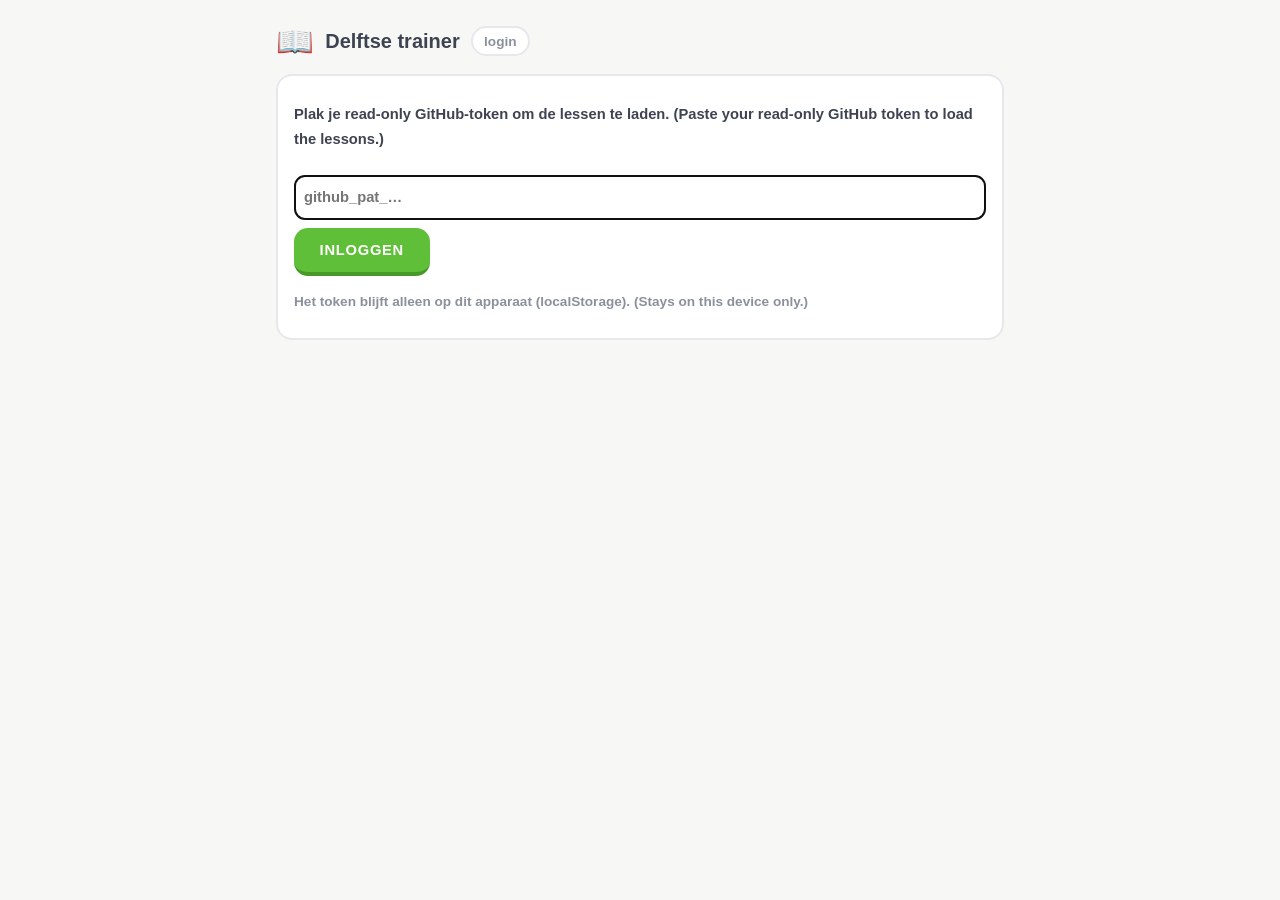
<file: index.html>
<!doctype html>
<!-- Root entry for GitHub Pages: redirect to the trainer shell, preserving the query
     string (?u=<token>, ?h=<chapter>). The shell fetches all lessons from the private
     LearnX-Delftse-state repo via the GitHub API once you log in with your token. -->
<meta charset="utf-8">
<title>LearnX-Delftse</title>
<script>location.replace("trainer/delftse.html" + location.search + location.hash);</script>
<noscript><a href="trainer/delftse.html">Open the Delftse trainer</a></noscript>
</file>
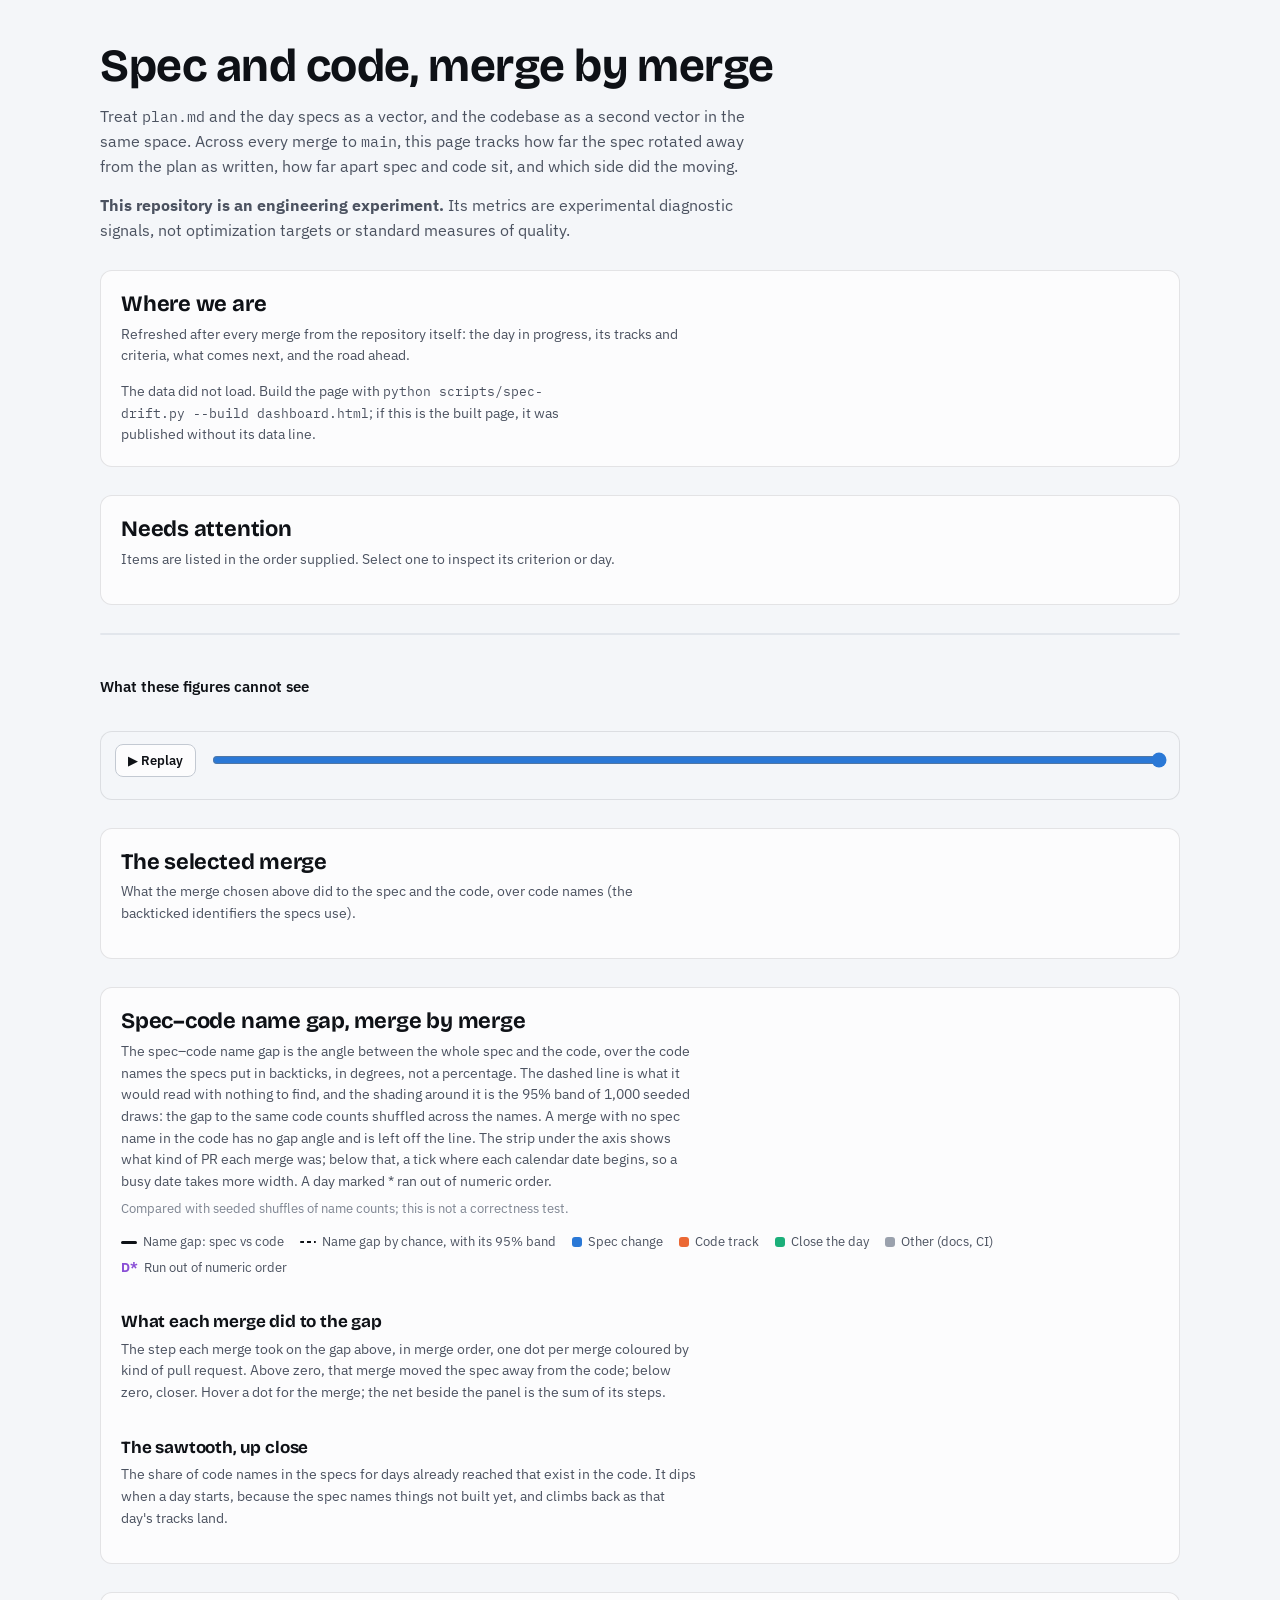
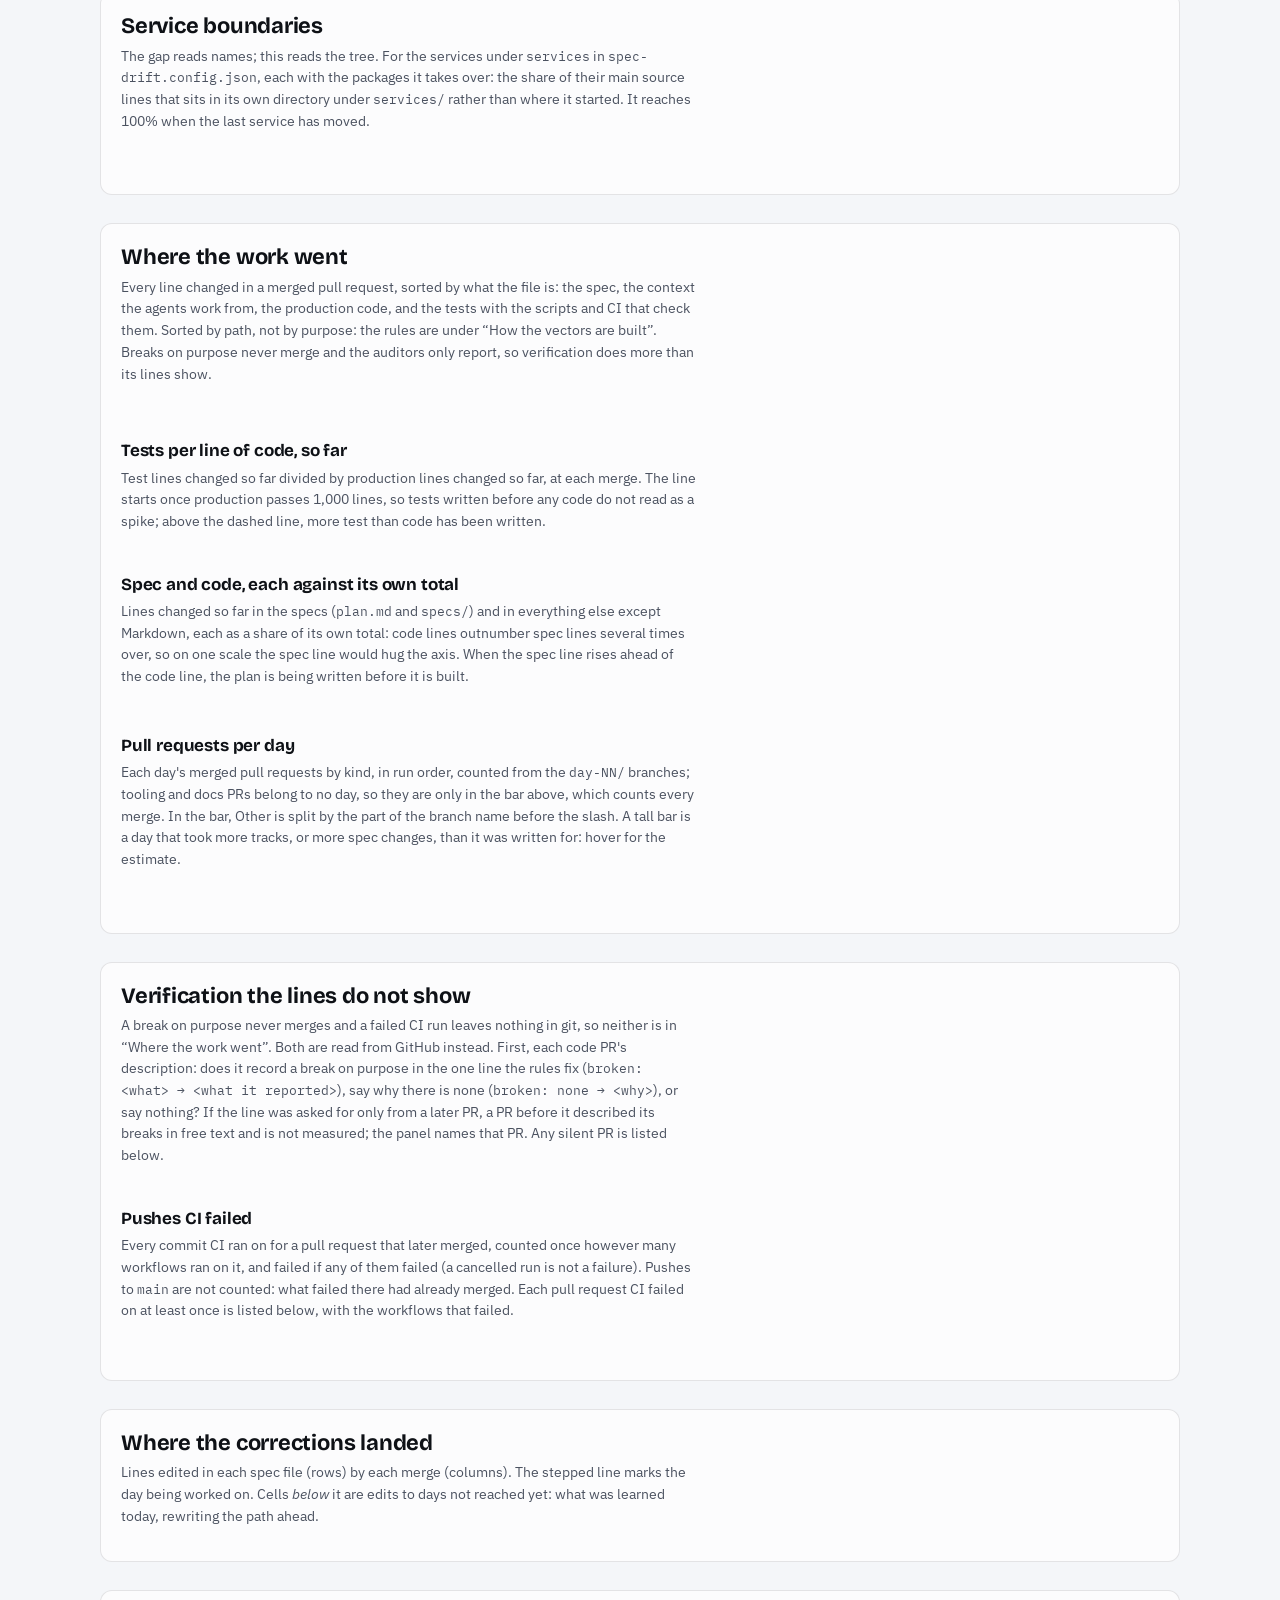
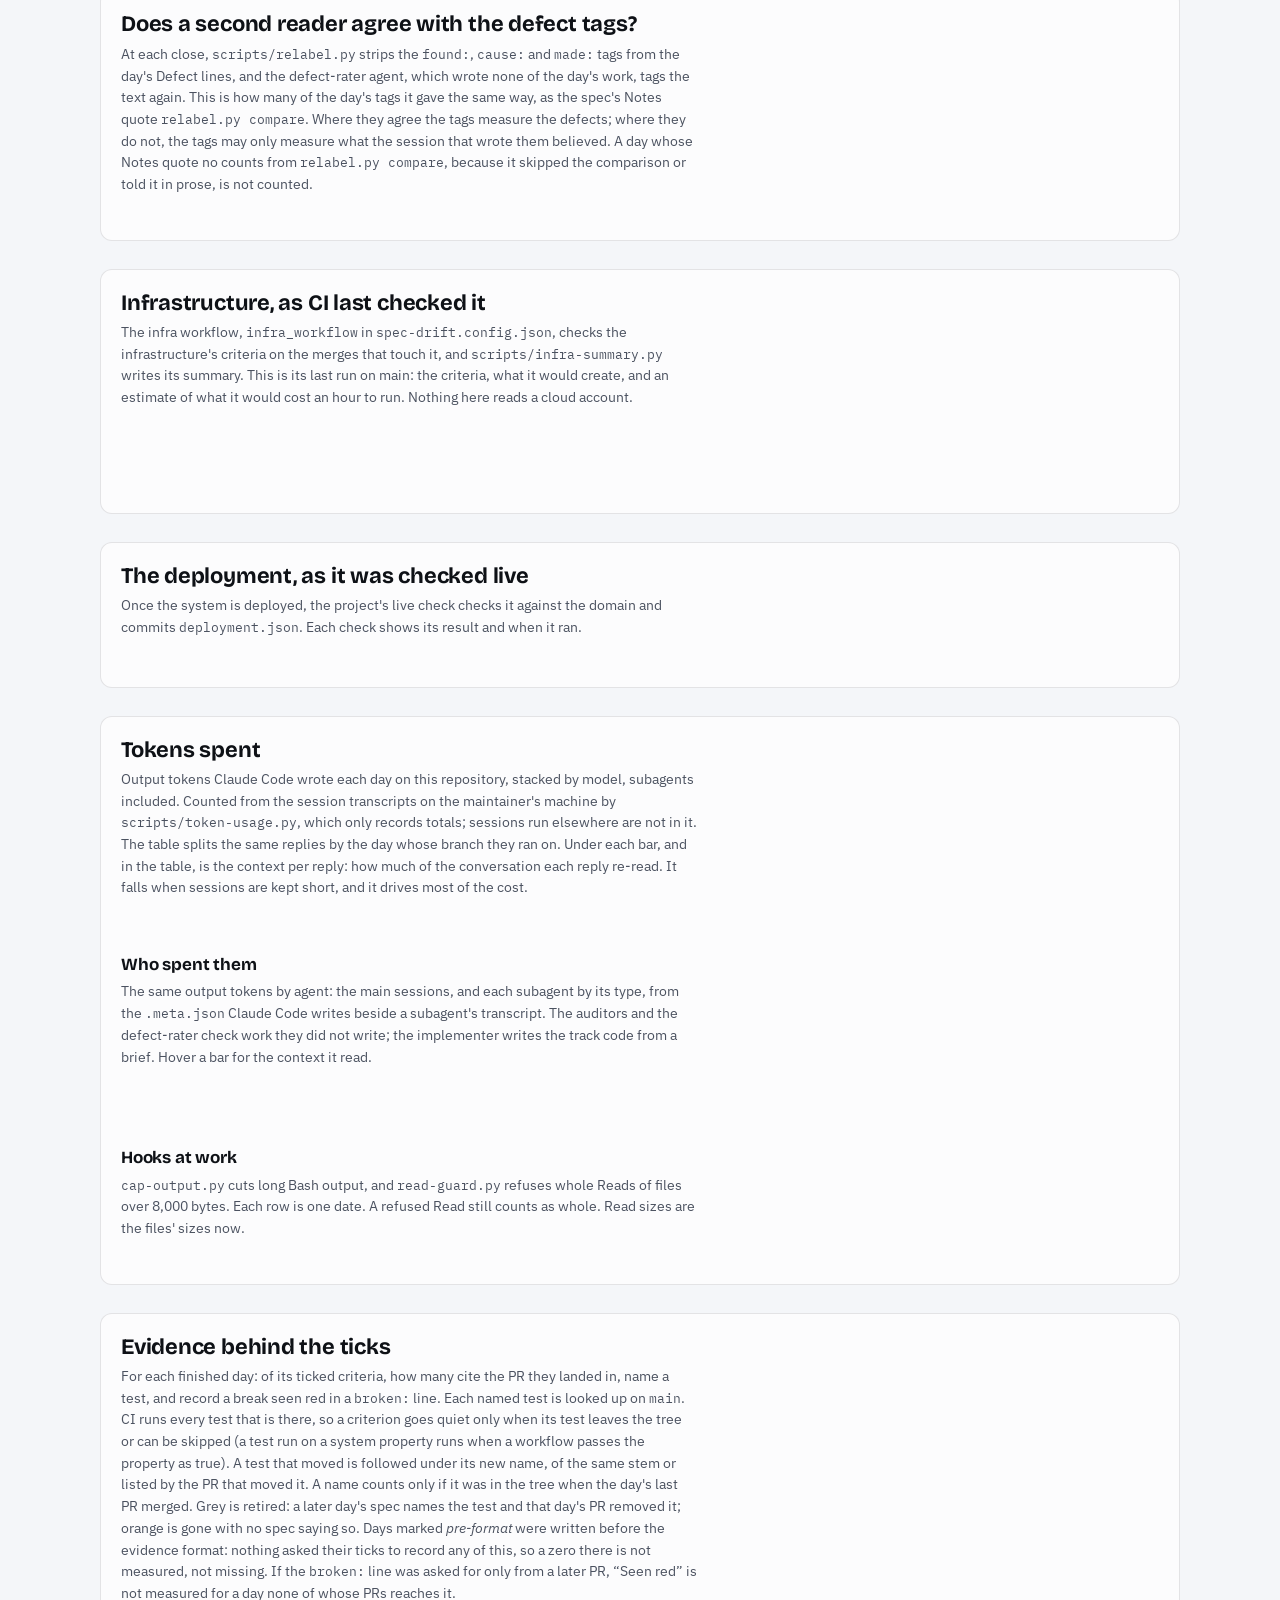
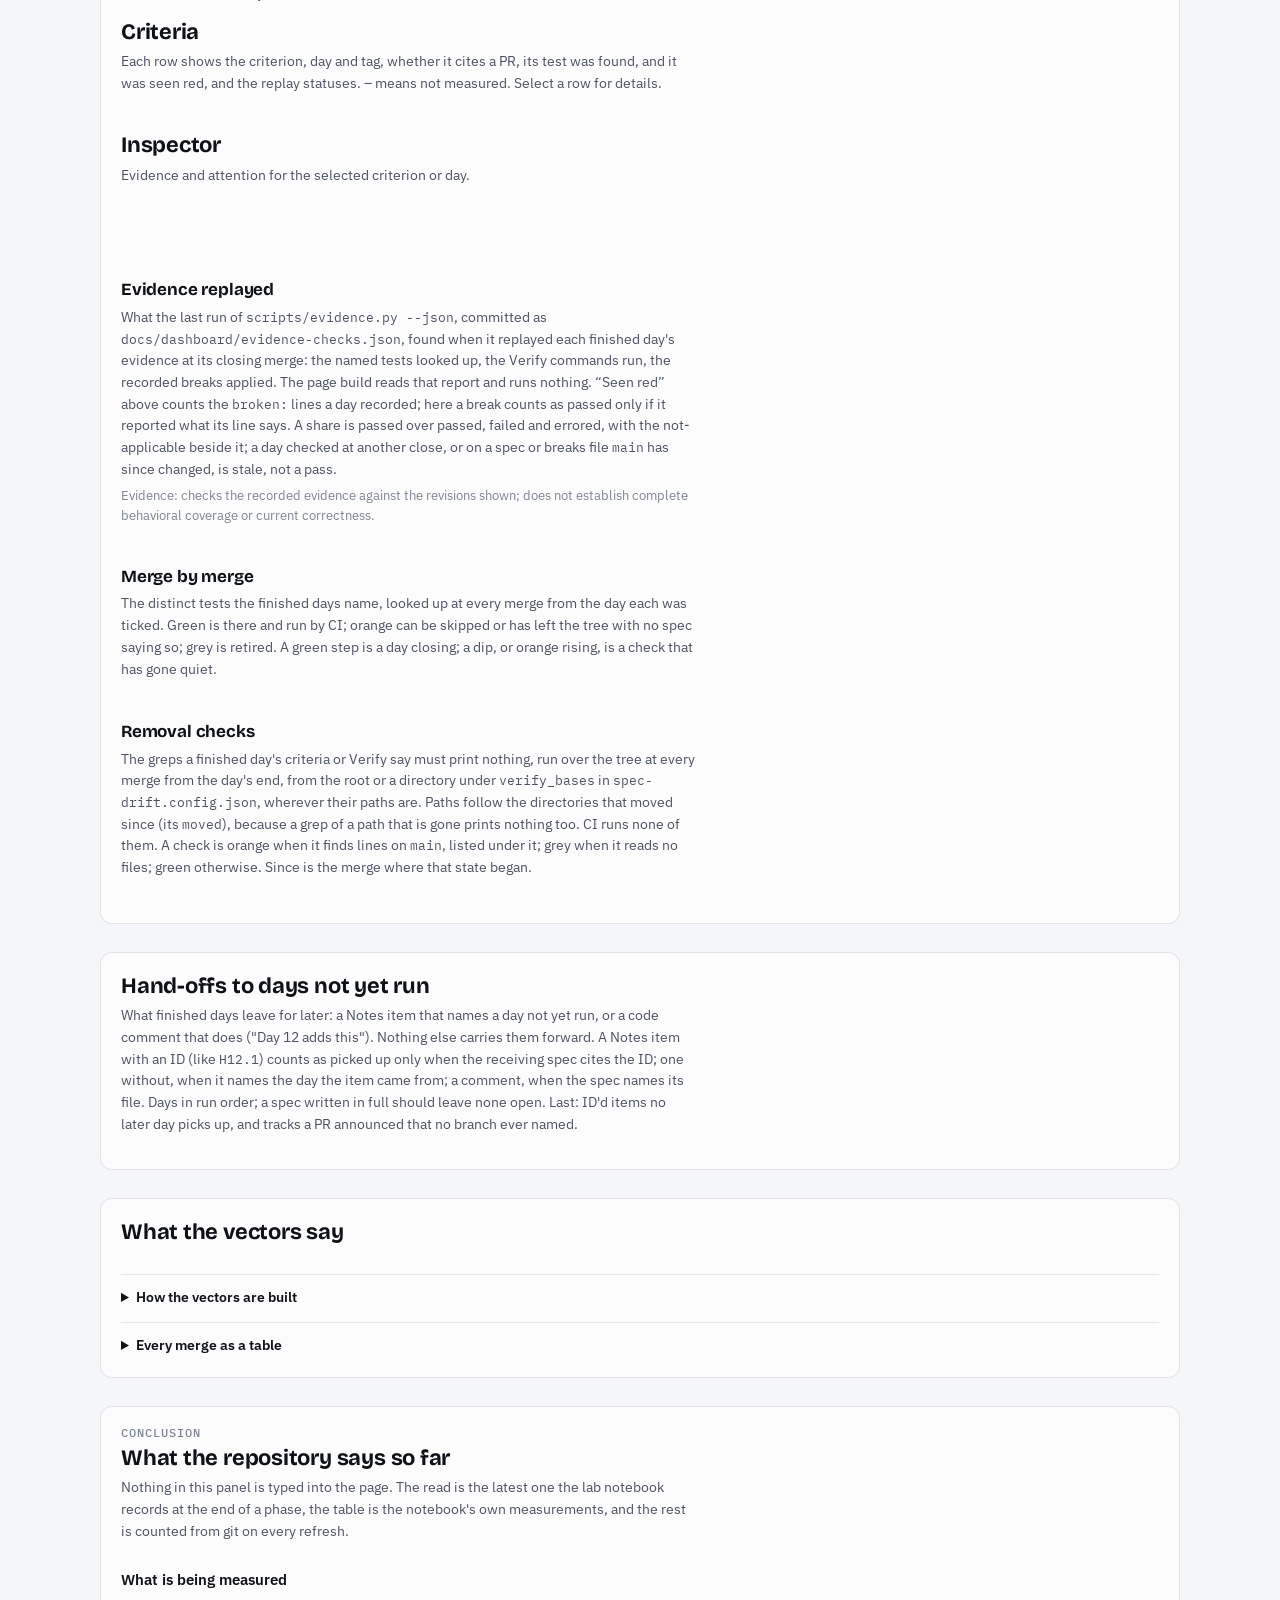
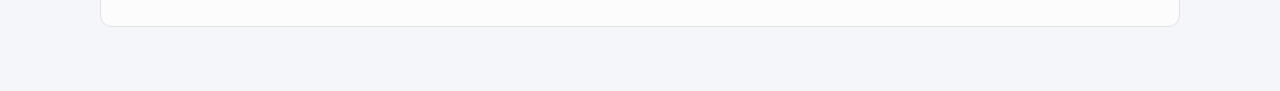
<file: docs/dashboard/index.html>
<!doctype html>
<html lang="en">
<head>
<meta charset="utf-8">
<meta name="viewport" content="width=device-width, initial-scale=1, viewport-fit=cover">
<title>Spec Drift</title>
<link rel="preconnect" href="https://fonts.googleapis.com">
<link rel="preconnect" href="https://fonts.gstatic.com" crossorigin>
<link rel="stylesheet" href="https://fonts.googleapis.com/css2?family=Bricolage+Grotesque:opsz,wght@12..96,500;12..96,700&family=IBM+Plex+Sans:wght@400;500;600&family=IBM+Plex+Mono:wght@400;500&display=swap">
<link rel="stylesheet" href="dashboard.css">
</head>
<body>
<div class="wrap">
  <header>
    <div class="eyebrow" id="eyebrow"></div>
    <h1 id="headline">Spec and code, merge by merge</h1>
    <p class="lede">Treat <code>plan.md</code> and the day specs as a vector, and the codebase as a second vector in the same space. Across every merge to <code>main</code>, this page tracks how far the spec rotated away from the plan as written, how far apart spec and code sit, and which side did the moving.</p>
    <p class="lede"><strong>This repository is an engineering experiment.</strong> Its metrics are experimental diagnostic signals, not optimization targets or standard measures of quality.</p>
  </header>
  <div class="demo-banner" id="demo-banner" role="note" hidden></div>

  <section class="panel" id="where">
    <div class="panel-head">
      <h2>Where we are</h2>
      <p>Refreshed after every merge from the repository itself: the day in progress, its tracks and criteria, what comes next, and the road ahead.</p>
    </div>
    <div class="now">
      <div class="today" id="today"><p class="load-error">Loading the latest data…</p></div>
      <div class="roadmap" id="roadmap"></div>
    </div>
  </section>

  <section class="panel" id="attention">
    <div class="panel-head"><h2>Needs attention</h2><p>Items are listed in the order supplied. Select one to inspect its criterion or day.</p></div>
    <div id="attention-list"></div>
  </section>

  <div class="stats" id="stats"></div>
  <div class="finding caveats"><h3>What these figures cannot see</h3><ul id="caveats"></ul></div>

  <div class="scrubber" role="group" aria-label="Choose a point in the history">
    <button id="play" type="button" aria-label="Replay the history">▶ Replay</button>
    <input id="pr-scrub" type="range" min="0" max="1" value="1" aria-label="Merge to inspect">
    <div class="scrub-now" id="scrub-now" aria-live="polite"></div>
  </div>

  <section class="panel">
    <div class="panel-head">
      <h2>The selected merge</h2>
      <p>What the merge chosen above did to the spec and the code, over <span class="num vocab-n"></span> code names (the backticked identifiers the specs use).</p>
    </div>
    <div class="readout" id="readout"></div>
  </section>

  <section class="panel">
    <div class="panel-head">
      <h2>Spec–code name gap, merge by merge</h2>
      <p>The spec–code name gap is the angle between the whole spec and the code, over the code names the specs put in backticks, in degrees, not a percentage. The dashed line is what it would read with nothing to find, and the shading around it is the 95% band of 1,000 seeded draws: the gap to the same code counts shuffled across the names. A merge with no spec name in the code has no gap angle and is left off the line. The strip under the axis shows what kind of PR each merge was; below that, a tick where each calendar date begins, so a busy date takes more width. A day marked * ran out of numeric order.</p>
      <p class="limit">Compared with seeded shuffles of name counts; this is not a correctness test.</p>
    </div>
    <div class="legend">
      <span><i style="background:var(--gap)"></i>Name gap: spec vs code</span>
      <span><i class="dash"></i>Name gap by chance, with its 95% band</span>
      <span><i class="dot" style="background:var(--spec)"></i>Spec change</span>
      <span><i class="dot" style="background:var(--code)"></i>Code track</span>
      <span><i class="dot" style="background:var(--close)"></i>Close the day</span>
      <span><i class="dot" style="background:var(--other)"></i>Other (docs, CI)</span>
      <span id="ooo-key"><b style="color:var(--ooo)">D*</b>Run out of numeric order</span>
    </div>
    <div id="lines"></div>
    <div class="panel-head" style="margin-top:6px">
      <h2 style="font-size:17px">What each merge did to the gap</h2>
      <p>The step each merge took on the gap above, in merge order, one dot per merge coloured by kind of pull request. Above zero, that merge moved the spec away from the code; below zero, closer. Hover a dot for the merge; the net beside the panel is the sum of its steps.</p>
    </div>
    <div id="deltas"></div>
    <div class="panel-head" style="margin-top:6px">
      <h2 style="font-size:17px">The sawtooth, up close</h2>
      <p>The share of code names in the specs for days already reached that exist in the code. It dips when a day starts, because the spec names things not built yet, and climbs back as that day's tracks land.</p>
    </div>
    <div id="cover"></div>
  </section>

  <section class="panel">
    <div class="panel-head">
      <h2>Service boundaries</h2>
      <p>The gap reads names; this reads the tree. For the services under <code>services</code> in <code>spec-drift.config.json</code>, each with the packages it takes over: the share of their main source lines that sits in its own directory under <code>services/</code> rather than where it started. It reaches 100% when the last service has moved.</p>
    </div>
    <div id="moved"></div>
    <div class="finding" id="placed" style="margin-top:14px"></div>
  </section>

  <section class="panel">
    <div class="panel-head">
      <h2>Where the work went</h2>
      <p>Every line changed in a merged pull request, sorted by what the file is: the spec, the context the agents work from, the production code, and the tests with the scripts and CI that check them. Sorted by path, not by purpose: the rules are under “How the vectors are built”. Breaks on purpose never merge and the auditors only report, so verification does more than its lines show.</p>
    </div>
    <div class="legend" id="work-legend"></div>
    <div id="work-bar"></div>
    <div class="panel-head" style="margin-top:14px">
      <h2 style="font-size:17px">Tests per line of code, so far</h2>
      <p>Test lines changed so far divided by production lines changed so far, at each merge. The line starts once production passes 1,000 lines, so tests written before any code do not read as a spike; above the dashed line, more test than code has been written.</p>
    </div>
    <div id="test-ratio"></div>
    <div class="panel-head" style="margin-top:14px">
      <h2 style="font-size:17px">Spec and code, each against its own total</h2>
      <p>Lines changed so far in the specs (<code>plan.md</code> and <code>specs/</code>) and in everything else except Markdown, each as a share of its own total: code lines outnumber spec lines several times over, so on one scale the spec line would hug the axis. When the spec line rises ahead of the code line, the plan is being written before it is built.</p>
    </div>
    <div class="legend" id="churn-legend"></div>
    <div id="churn"></div>
    <div class="panel-head" style="margin-top:6px">
      <h2 style="font-size:17px">Pull requests per day</h2>
      <p>Each day's merged pull requests by kind, in run order, counted from the <code>day-NN/</code> branches; tooling and docs PRs belong to no day, so they are only in the bar above, which counts every merge. In the bar, Other is split by the part of the branch name before the slash. A tall bar is a day that took more tracks, or more spec changes, than it was written for: hover for the estimate.</p>
    </div>
    <div class="legend" id="pr-total-legend"></div>
    <div id="pr-total"></div>
    <div id="perday"></div>
  </section>

  <section class="panel">
    <div class="panel-head">
      <h2>Verification the lines do not show</h2>
      <p>A break on purpose never merges and a failed CI run leaves nothing in git, so neither is in “Where the work went”. Both are read from GitHub instead. First, each code PR's description: does it record a break on purpose in the one line the rules fix (<code>broken: &lt;what&gt; → &lt;what it reported&gt;</code>), say why there is none (<code>broken: none → &lt;why&gt;</code>), or say nothing? If the line was asked for only from a later PR, a PR before it described its breaks in free text and is not measured; the panel names that PR. Any silent PR is listed below.</p>
    </div>
    <div id="breaks"></div>
    <div class="panel-head" style="margin-top:14px">
      <h2 style="font-size:17px">Pushes CI failed</h2>
      <p>Every commit CI ran on for a pull request that later merged, counted once however many workflows ran on it, and failed if any of them failed (a cancelled run is not a failure). Pushes to <code>main</code> are not counted: what failed there had already merged. Each pull request CI failed on at least once is listed below, with the workflows that failed.</p>
    </div>
    <p id="ci-legend"></p>
    <div class="scroll-x"><table id="ci-fails"></table></div>
  </section>

  <section class="panel">
    <div class="panel-head">
      <h2>Where the corrections landed</h2>
      <p>Lines edited in each spec file (rows) by each merge (columns). The stepped line marks the day being worked on. Cells <em>below</em> it are edits to days not reached yet: what was learned today, rewriting the path ahead.</p>
    </div>
    <div class="scroll-x" id="heat"></div>
  </section>

  <section class="panel">
    <div class="panel-head">
      <h2>Does a second reader agree with the defect tags?</h2>
      <p>At each close, <code>scripts/relabel.py</code> strips the <code>found:</code>, <code>cause:</code> and <code>made:</code> tags from the day's Defect lines, and the defect-rater agent, which wrote none of the day's work, tags the text again. This is how many of the day's tags it gave the same way, as the spec's Notes quote <code>relabel.py compare</code>. Where they agree the tags measure the defects; where they do not, the tags may only measure what the session that wrote them believed. A day whose Notes quote no counts from <code>relabel.py compare</code>, because it skipped the comparison or told it in prose, is not counted.</p>
    </div>
    <div class="scroll-x"><table id="relabel"></table></div>
  </section>

  <section class="panel" id="infra">
    <div class="panel-head">
      <h2>Infrastructure, as CI last checked it</h2>
      <p>The infra workflow, <code>infra_workflow</code> in <code>spec-drift.config.json</code>, checks the infrastructure's criteria on the merges that touch it, and <code>scripts/infra-summary.py</code> writes its summary. This is its last run on main: the criteria, what it would create, and an estimate of what it would cost an hour to run. Nothing here reads a cloud account.</p>
    </div>
    <div id="infra-head"></div>
    <div class="chips" id="infra-criteria"></div>
    <div class="chips" id="infra-steps"></div>
    <div class="scroll-x" id="infra-resources"></div>
    <div class="scroll-x" id="infra-cost"></div>
    <div class="chips" id="infra-runs"></div>
  </section>

  <section class="panel" id="deployment">
    <div class="panel-head">
      <h2>The deployment, as it was checked live</h2>
      <p>Once the system is deployed, the project's live check checks it against the domain and commits <code>deployment.json</code>. Each check shows its result and when it ran.</p>
    </div>
    <div id="deployment-head"></div>
    <div class="scroll-x" id="deployment-checks"></div>
  </section>

  <section class="panel" id="tokens">
    <div class="panel-head">
      <h2>Tokens spent</h2>
      <p>Output tokens Claude Code wrote each day on this repository, stacked by model, subagents included. Counted from the session transcripts on the maintainer's machine by <code>scripts/token-usage.py</code>, which only records totals; sessions run elsewhere are not in it. The table splits the same replies by the day whose branch they ran on. Under each bar, and in the table, is the context per reply: how much of the conversation each reply re-read. It falls when sessions are kept short, and it drives most of the cost.</p>
    </div>
    <div class="legend" id="token-legend"></div>
    <div id="token-bars"></div>
    <div class="panel-head" style="margin-top:14px">
      <h2 style="font-size:17px">Who spent them</h2>
      <p>The same output tokens by agent: the main sessions, and each subagent by its type, from the <code>.meta.json</code> Claude Code writes beside a subagent's transcript. The auditors and the defect-rater check work they did not write; the implementer writes the track code from a brief. Hover a bar for the context it read.</p>
    </div>
    <p id="token-implementer"></p>
    <div id="token-agents"></div>
    <div class="scroll-x"><table id="token-days"></table></div>
    <div class="panel-head" style="margin-top:14px">
      <h2 style="font-size:17px">Hooks at work</h2>
      <p><code>cap-output.py</code> cuts long Bash output, and <code>read-guard.py</code> refuses whole Reads of files over 8,000 bytes. Each row is one date. A refused Read still counts as whole. Read sizes are the files' sizes now.</p>
    </div>
    <div class="scroll-x"><table id="token-hooks"></table></div>
  </section>

  <section class="panel">
    <div class="panel-head">
      <h2>Evidence behind the ticks</h2>
      <p>For each finished day: of its ticked criteria, how many cite the PR they landed in, name a test, and record a break seen red in a <code>broken:</code> line. Each named test is looked up on <code>main</code>. CI runs every test that is there, so a criterion goes quiet only when its test leaves the tree or can be skipped (a test run on a system property runs when a workflow passes the property as true). A test that moved is followed under its new name, of the same stem or listed by the PR that moved it. A name counts only if it was in the tree when the day's last PR merged. Grey is retired: a later day's spec names the test and that day's PR removed it; orange is gone with no spec saying so. Days marked <em>pre-format</em> were written before the evidence format: nothing asked their ticks to record any of this, so a zero there is not measured, not missing. If the <code>broken:</code> line was asked for only from a later PR, “Seen red” is not measured for a day none of whose PRs reaches it.</p>
    </div>
    <div class="panel-head"><h2>Criteria</h2><p>Each row shows the criterion, day and tag, whether it cites a PR, its test was found, and it was seen red, and the replay statuses. – means not measured. Select a row for details.</p></div>
    <div class="scroll-x"><table id="criteria-matrix"></table></div>
    <div class="panel-head"><h2>Inspector</h2><p>Evidence and attention for the selected criterion or day.</p></div>
    <div id="criterion-inspector" aria-live="polite"></div>
    <div class="scroll-x"><table id="evidence"></table></div>
    <div class="finding" id="evidence-gaps" style="margin-top:14px"></div>
    <div class="panel-head" style="margin-top:14px">
      <h2 style="font-size:17px">Evidence replayed</h2>
      <p>What the last run of <code>scripts/evidence.py --json</code>, committed as <code>docs/dashboard/evidence-checks.json</code>, found when it replayed each finished day's evidence at its closing merge: the named tests looked up, the Verify commands run, the recorded breaks applied. The page build reads that report and runs nothing. “Seen red” above counts the <code>broken:</code> lines a day recorded; here a break counts as passed only if it reported what its line says. A share is passed over passed, failed and errored, with the not-applicable beside it; a day checked at another close, or on a spec or breaks file <code>main</code> has since changed, is stale, not a pass.</p>
      <p class="limit">Evidence: checks the recorded evidence against the revisions shown; does not establish complete behavioral coverage or current correctness.</p>
    </div>
    <div id="evidence-checks"></div>
    <div class="panel-head" style="margin-top:14px">
      <h2 style="font-size:17px">Merge by merge</h2>
      <p>The distinct tests the finished days name, looked up at every merge from the day each was ticked. Green is there and run by CI; orange can be skipped or has left the tree with no spec saying so; grey is retired. A green step is a day closing; a dip, or orange rising, is a check that has gone quiet.</p>
    </div>
    <div id="evidence-history"></div>
    <div class="panel-head" style="margin-top:14px">
      <h2 style="font-size:17px">Removal checks</h2>
      <p>The greps a finished day's criteria or Verify say must print nothing, run over the tree at every merge from the day's end, from the root or a directory under <code>verify_bases</code> in <code>spec-drift.config.json</code>, wherever their paths are. Paths follow the directories that moved since (its <code>moved</code>), because a grep of a path that is gone prints nothing too. CI runs none of them. A check is orange when it finds lines on <code>main</code>, listed under it; grey when it reads no files; green otherwise. Since is the merge where that state began.</p>
    </div>
    <div class="scroll-x"><table id="removals"></table></div>
  </section>

  <section class="panel">
    <div class="panel-head">
      <h2>Hand-offs to days not yet run</h2>
      <p>What finished days leave for later: a Notes item that names a day not yet run, or a code comment that does ("Day 12 adds this"). Nothing else carries them forward. A Notes item with an ID (like <code>H12.1</code>) counts as picked up only when the receiving spec cites the ID; one without, when it names the day the item came from; a comment, when the spec names its file. Days in run order; a spec written in full should leave none open. Last: ID'd items no later day picks up, and tracks a PR announced that no branch ever named.</p>
    </div>
    <div class="hand-offs" id="hand-offs"></div>
  </section>

  <section class="panel">
    <h2>What the vectors say</h2>
    <div class="findings" id="findings"></div>
    <details>
      <summary>How the vectors are built</summary>
      <div class="method" style="margin-top:10px">
        <p><b>Snapshots.</b> The initial commit plus every first-parent merge on <code>main</code> (<span id="pr-range"></span>). Code PRs, spec-change PRs and close-the-day PRs are told apart by branch name and title.</p>
        <p><b>The spec–code name gap</b> needs a space both sides share. It is built from the <span class="num vocab-n"></span> code-like names the specs put in backticks. The spec vector counts how often each name appears in the specs. The code vector counts how often it appears in the code, with Markdown, <code>data/</code>, screenshots and comment lines left out: a comment naming a thing is not the thing. Both are log-scaled and compared by angle. Each merge’s gap uses only the names the specs had used by that merge, so a name a later spec adds does not move an earlier point. Counts are never negative, so even unrelated vectors sit well under 90°: the same code counts shuffled across the names would read <span class="num" id="gap-chance"></span> today (the dashed line and its band). With no spec name in the code there is no direction to compare, so no angle, rather than 90°. The other direction is counted apart: names the specs once used and have dropped, that the code still has. The gap is worth reading only as its distance below that line; the share of reached names found in the code (“The sawtooth, up close”) is the plainer measure.</p>
        <p><b>Where the work went</b> counts <code>git diff --numstat</code> between one merge and the one before it, every file, so nothing merged is counted twice and nothing is left out. A moved file counts only the lines that changed in the move, under the path it moved to. Binary files, <code>package-lock.json</code>, <code>screenshots/</code> and <code>docs/dashboard/token-usage.json</code> are written by tools, not people, and are not counted. The first rule that matches a file’s path decides its box:</p>
        <ol>
          <li><b>Specs:</b> <code>plan.md</code> and <code>specs/</code>, the template and README there included.</li>
          <li><b>Context:</b> any other <code>*.md</code> (<code>CLAUDE.md</code>, READMEs, the PR template), <code>.claude/</code> (the agents and settings), and <code>docs/</code> apart from <code>docs/dashboard/</code>.</li>
          <li><b>Tests:</b> a path through a <code>test/</code> or <code>tests/</code> folder (<code>src/test/</code>, the harness and its <code>support/</code> included), or a file named <code>*Test.java</code>, <code>*Tests.java</code>, <code>*IT.java</code>, <code>test_*.py</code>, <code>*_test.py</code>, <code>conftest.py</code>, <code>*.test.js</code> or <code>*.spec.ts</code> and their kin.</li>
          <li><b>Scripts, CI, dashboard</b> (drawn with the tests, as verification): the rest of <code>scripts/</code>, <code>.github/</code> and <code>docs/dashboard/</code>.</li>
          <li><b>Production code:</b> everything else: source, migrations, Dockerfiles, compose, <code>.env.example</code>, <code>observability/</code>, the frontend and <code>data/</code> pipelines.</li>
        </ol>
        <p>The rules sort by path, and a path does not always say what a change was for. A spec-change PR that fixes a test counts as tests; a test helper under <code>src/test/</code> counts as tests even when it is plumbing; a Markdown file inside a service counts as context; the dashboard’s own code counts as verification. The ratio of tests to code uses the <b>Tests</b> box alone, without the scripts.</p>
        <p><b>Refresh.</b> <code>python scripts/spec-drift.py --build</code> in the repository writes this page with its data. It is rerun after every merge, before the next step starts.</p>
        <p><b>Limits.</b> Names in a spec that should <em>disappear</em> (like a table leaving the module that owned it) still count as shared vocabulary. Comments are recognised by line (<code>//</code>, <code>/*</code>, <code>*</code>, <code>--</code>, <code>#</code>, <code>&lt;!--</code>), not parsed, so a marker inside a string can hide the code after it on that line. The gap measures shared language, not correctness; correctness lives in the acceptance criteria and the tests.</p>
      </div>
    </details>
    <details>
      <summary>Every merge as a table</summary>
      <div class="scroll-x"><table id="tbl"></table></div>
    </details>
  </section>

  <section class="panel" id="conclusion">
    <div class="panel-head">
      <div class="eyebrow" id="conclusion-eyebrow">Conclusion</div>
      <h2>What the repository says so far</h2>
      <p>Nothing in this panel is typed into the page. The read is the latest one the lab notebook records at the end of a phase, the table is the notebook's own measurements, and the rest is counted from git on every refresh.</p>
    </div>
    <div class="concl">
      <div class="read" id="read"></div>
      <div class="facts" id="facts"></div>
    </div>
    <div class="finding">
      <h3>What is being measured</h3>
      <div style="overflow-x:auto"><table id="measured"></table></div>
    </div>
  </section>
</div>
<div class="tip" id="tip" hidden></div>
<script src="dashboard.js"></script>
<script>
window.SPEC_DRIFT = null;
start();
</script>
</body>
</html>
</file>
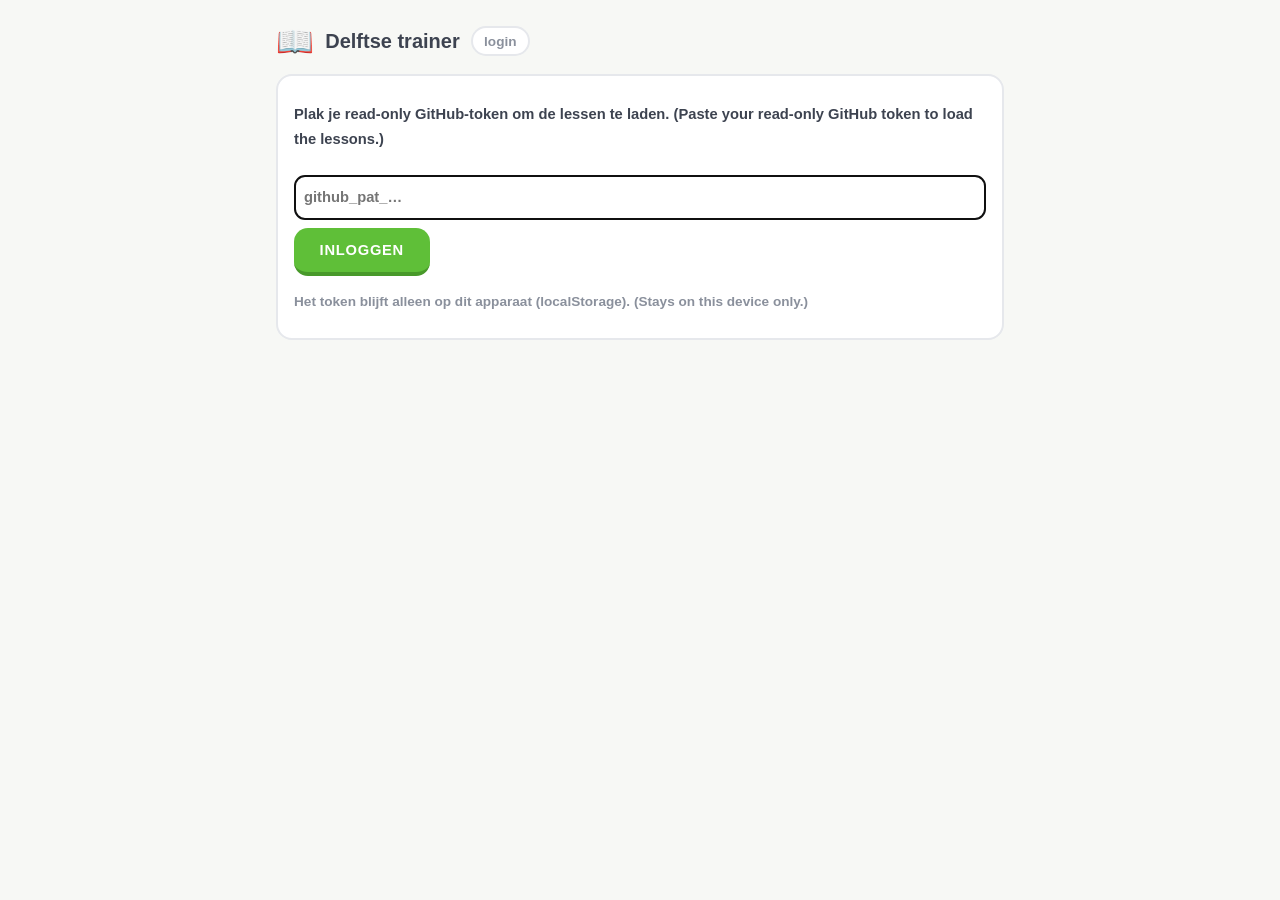
<file: trainer/delftse.html>
<!doctype html>
<!-- LearnX-Delftse trainer — static, client-side only. A fork of LearnX-Radar's
     dutch.html adapted from a DAILY lesson feed to a FIXED book (the Delftse
     methode, book1). Differences from Radar:
       * Source is index.json (the chapter list) + delftse-<n>.json per chapter,
         produced offline by build/convert.py from book1/*.md — not a daily run.
       * A CHAPTER PICKER replaces Radar's date/archive model: pick any of the 42
         chapters, self-paced; each has its own delftse-<n>.mp3 (edge-tts, with the
         same ms-timestamped A/B/C blocks Radar's audio pipeline emits).
       * A new VRAGEN tab drives the chapter's spreken Q&A: read/hear the question,
         answer aloud, then reveal the model answer (browser TTS, nl-NL).
       * OVERZICHT (LEREN step 0, the landing step) shows the chapter's whole shape
         first — word list, dialogue skim, exercise counts — before any detail work.
       * A SCHRIJVEN tab asks for a self-written sentence per target word (missed
         words first); sentences persist in localStorage, model sentence on reveal.
       * No backend: no Telegram report, no herhaling-server, no progress token.
         Scores live in localStorage exactly as Radar's do.
     LEREN / TEST / LESSEN keep Radar's proven player + exercise logic verbatim. -->
<html lang="en"><head>
<meta charset="utf-8"><meta name="viewport" content="width=device-width,initial-scale=1">
<title>Delftse trainer — LearnX</title>
<link rel="icon" type="image/svg+xml" href="favicon.svg">
<link rel="apple-touch-icon" href="favicon.svg">
<meta name="theme-color" content="#5fbf38">
<meta name="apple-mobile-web-app-capable" content="yes">
<meta name="mobile-web-app-capable" content="yes">
<meta name="apple-mobile-web-app-title" content="Delftse">
<style>
  :root {
    --green:#5fbf38; --green-edge:#48992a; --green-soft:#e8f7e0;
    --blue:#2bb3f0;  --blue-edge:#1f93c7;  --blue-soft:#e3f5fd;
    --orange:#ff9d33; --orange-edge:#e07f17;
    --red:#ff5757; --red-soft:#ffe9e9;
    --ink:#3d4350; --grey:#8a909c; --border:#e6e8ec; --bg:#f7f8f5; --card:#fff;
  }
  * { box-sizing:border-box; }
  body { font-family:"Nunito","Segoe UI",-apple-system,Roboto,sans-serif; background:var(--bg);
         max-width:760px; margin:0 auto 4rem; padding:0 1rem; color:var(--ink); line-height:1.55; }
  header.bar { display:flex; align-items:center; gap:.6rem .7rem; flex-wrap:wrap;
               padding:1.1rem 0 .6rem; }
  header.bar .owl { font-size:1.9rem; }
  header.bar h1 { font-size:1.25rem; margin:0; font-weight:800; white-space:nowrap; }
  header.bar .meta { color:var(--grey); font-size:.85rem; font-weight:700; white-space:nowrap;
                     overflow:hidden; text-overflow:ellipsis; max-width:14rem;
                     background:var(--card); border:2px solid var(--border);
                     border-radius:999px; padding:.15rem .7rem; }
  .chapsel { margin-left:auto; }
  .chapsel select { font:inherit; font-weight:800; color:var(--ink); background:var(--card);
                    border:2px solid var(--border); border-bottom-width:4px; border-radius:14px;
                    padding:.35rem .6rem; cursor:pointer; max-width:13rem; }
  /* --- mobile: header wraps cleanly, picker gets its own full row, translation
     drops below the Dutch instead of being squeezed beside it --- */
  @media (max-width:560px) {
    header.bar { gap:.45rem .6rem; padding:.9rem 0 .5rem; }
    header.bar h1 { font-size:1.1rem; }
    header.bar .meta { display:none; }            /* the chapter picker already shows it */
    .chapsel { flex-basis:100%; margin-left:0; }
    .chapsel select { width:100%; max-width:none; }
    .line { flex-wrap:wrap; }
    .line .en { flex-basis:100%; margin-left:3.1rem; }
    .tabs button { min-width:4rem; font-size:.78rem; padding:.5rem .35rem; }
  }
  .tabs { display:flex; gap:.5rem; margin:.6rem 0 1rem; flex-wrap:wrap; }
  .tabs button { flex:1; min-width:5rem; background:var(--card); color:var(--grey); font:inherit;
                 font-weight:800; text-transform:uppercase; letter-spacing:.05em;
                 font-size:.82rem; padding:.55rem; cursor:pointer;
                 border:2px solid var(--border); border-bottom-width:4px; border-radius:14px; }
  .tabs button:active { transform:translateY(2px); border-bottom-width:2px; }
  .tabs button.active { background:var(--green-soft); color:var(--green-edge);
                        border-color:var(--green); }
  .pills { display:flex; gap:.5rem; flex-wrap:wrap; margin:.2rem 0 1rem; }
  .pills button { min-width:2.7rem; height:2.7rem; padding:0 1rem; border-radius:999px;
                  font:inherit; font-weight:800; color:var(--grey); background:var(--card);
                  cursor:pointer; white-space:nowrap;
                  border:2px solid var(--border); border-bottom-width:4px; }
  .pills button:active { transform:translateY(2px); border-bottom-width:2px; }
  .pills button.active { background:var(--green); border-color:var(--green-edge); color:#fff; }
  .hint { background:var(--card); border:2px solid var(--border); border-radius:16px;
          padding:.7rem 1rem; color:var(--ink); font-weight:700; font-size:.92rem; }
  .player { background:var(--card); border:2px solid var(--border); border-radius:20px;
            padding:1.3rem 1.2rem 1rem; display:flex; flex-direction:column;
            align-items:center; gap:1rem; margin:1.1rem 0; }
  .player .buttons { display:flex; gap:.6rem; }
  .player .buttons button { width:3.4rem; height:3.4rem; font-size:1.35rem; color:#fff;
            background:var(--blue); border:0; border-bottom:4px solid var(--blue-edge);
            border-radius:18px; cursor:pointer; }
  .player .buttons button:active { transform:translateY(2px); border-bottom-width:2px; }
  .player .buttons button:nth-child(2) { background:var(--green);
            border-bottom-color:var(--green-edge); width:4.2rem; }
  .player .buttons button.toggled { background:var(--orange);
            border-bottom-color:var(--orange-edge); }
  .player input[type=range] { width:100%; accent-color:var(--green); }
  .line { display:flex; align-items:center; gap:.7rem; background:var(--card);
          border:2px solid var(--border); border-radius:14px; padding:.5rem .7rem;
          margin:.45rem 0; }
  .line button.play, .les-row button.play { width:2.4rem; height:2.4rem; flex:none;
          font-size:1rem; color:#fff;
          background:var(--blue); border:0; border-bottom:4px solid var(--blue-edge);
          border-radius:12px; cursor:pointer; }
  .line button.play:active, .les-row button.play:active { transform:translateY(2px);
          border-bottom-width:2px; }
  .line button.play:disabled { background:#cfd4dc; border-bottom-color:#b9bfc9;
          cursor:not-allowed; }
  .line .nl { font-weight:800; }
  .line .en { color:var(--grey); font-style:italic; font-size:.92rem; }
  .line .en.veiled { background:var(--blue-soft); color:var(--blue-soft);
          border-radius:8px; cursor:pointer; padding:0 .3rem; }
  .line .en.veiled:hover { background:#d2eefb; color:#d2eefb; }
  .line.now { border-color:var(--green); background:var(--green-soft); }
  .transcript .line { border-style:dashed; }
  .peek-box { min-height:1.9rem; font-weight:800; text-align:center; }
  .cloze-line { background:var(--card); border:2px solid var(--border); border-radius:14px;
                padding:.55rem .8rem; margin:.45rem 0; }
  .cloze-line input { font:inherit; font-weight:700; width:8.5rem; padding:.15rem .5rem;
                      border:2px solid var(--border); border-radius:10px; background:#fff; }
  .cloze-line input:focus { outline:none; border-color:var(--blue); }
  .cloze-line input.right { border-color:var(--green); background:var(--green-soft);
                            color:var(--green-edge); }
  .cloze-line input.wrong { border-color:var(--red); background:var(--red-soft);
                            color:var(--red); }
  button.score { background:var(--green); color:#fff; border:0;
                 border-bottom:4px solid var(--green-edge); border-radius:14px;
                 padding:.6rem 1.6rem; font:inherit; font-weight:800;
                 text-transform:uppercase; letter-spacing:.05em; cursor:pointer; }
  button.score:active:not(:disabled) { transform:translateY(2px); border-bottom-width:2px; }
  button.score:disabled { background:#cfd4dc; border-bottom-color:#b9bfc9; cursor:not-allowed; }
  button.score.retake { background:var(--blue); border-bottom-color:var(--blue-edge);
                        margin-left:.6rem; }
  .attempts { color:var(--grey); font-weight:800; font-size:.85rem; margin-left:.8rem; }
  .result { color:var(--green-edge); font-weight:800; margin-left:.8rem; }
  .stats { color:var(--grey); font-weight:700; margin-top:1rem; }
  .stats strong { color:var(--ink); }
  .muted { color:var(--grey); }
  a.score { display:inline-block; background:var(--green); color:#fff; text-decoration:none;
            border-bottom:4px solid var(--green-edge); border-radius:14px;
            padding:.6rem 1.6rem; font-weight:800; font-size:.9rem;
            text-transform:uppercase; letter-spacing:.05em; }
  a.score:active { transform:translateY(2px); border-bottom-width:2px; }
  .report-note { color:var(--grey); font-weight:700; font-size:.85rem; margin-left:.7rem; }
  .synced { color:var(--grey); font-weight:700; font-size:.85rem; margin:.2rem 0 .6rem; }
  .synced strong { color:var(--ink); }
  .lt-row { display:flex; align-items:center; flex-wrap:wrap; gap:.4rem;
            background:var(--card); border:2px solid var(--border); border-radius:14px;
            padding:.55rem .7rem; margin:.45rem 0; }
  .lt-row .speaker { color:var(--grey); font-weight:800; font-size:.85rem; }
  .lt-row button.play { width:2.4rem; height:2.4rem; flex:none; font-size:1rem; color:#fff;
          background:var(--blue); border:0; border-bottom:4px solid var(--blue-edge);
          border-radius:12px; cursor:pointer; }
  .lt-row button.play:active { transform:translateY(2px); border-bottom-width:2px; }
  .lt-row button.play:disabled { background:#cfd4dc; border-bottom-color:#b9bfc9;
          cursor:not-allowed; }
  .lt-row .cloze-line { border:0; padding:0; margin:0; background:none; }
  .les-row { display:flex; align-items:center; gap:.6rem; background:var(--card);
             border:2px solid var(--border); border-radius:14px; padding:.6rem .9rem;
             margin:.45rem 0; }
  .les-row .les { color:var(--blue); font-weight:800; flex:none;
                  min-width:4.4rem; white-space:nowrap; }
  .les-row .title { font-weight:700; color:var(--grey); flex:1 1 auto; min-width:0;
                    overflow:hidden; text-overflow:ellipsis; white-space:nowrap; }
  .les-row .meta { margin-left:auto; flex:none; display:flex; align-items:center; gap:.5rem; }
  .les-row .meta .attempts { margin-left:0; }
  .les-row .pct { color:var(--green-edge); font-weight:800; }
  .les-row .check { background:var(--green); color:#fff; border-radius:50%; flex:none;
                    width:1.5rem; height:1.5rem; display:flex; align-items:center;
                    justify-content:center; font-size:.8rem; }
  .les-row.open { border-color:var(--green); background:var(--green-soft); }
  .subhint { color:var(--grey); font-weight:800; font-size:.85rem; margin:.4rem 0; }
  button.fold { display:block; background:none; border:0; padding:.4rem 0; cursor:pointer;
    color:var(--grey); font:inherit; font-weight:800; font-size:.85rem; }
  .dictee .line input { font:inherit; font-weight:700; width:9rem; padding:.2rem .55rem;
                        border:2px solid var(--border); border-radius:10px; background:#fff; }
  .dictee .line input:focus { outline:none; border-color:var(--blue); }
  .dictee .line input.right { border-color:var(--green); background:var(--green-soft);
                              color:var(--green-edge); }
  .dictee .line input.wrong { border-color:var(--red); background:var(--red-soft); color:var(--red); }
  .match-grid { display:flex; gap:.7rem; margin:.6rem 0; }
  .match-col { flex:1; display:flex; flex-direction:column; gap:.5rem; }
  .chip { font:inherit; font-weight:800; text-align:left; cursor:pointer; color:var(--ink);
          background:var(--card); border:2px solid var(--border); border-bottom-width:4px;
          border-radius:14px; padding:.6rem .8rem; }
  .chip:active { transform:translateY(2px); border-bottom-width:2px; }
  .chip.sel { border-color:var(--blue); background:var(--blue-soft); }
  .chip.miss { border-color:var(--red); background:var(--red-soft); }
  .chip.done { border-color:var(--green); background:var(--green-soft);
               color:var(--green-edge); cursor:default; }
  /* VRAGEN: a spreken card — question, answer aloud, then reveal the model answer */
  .vraag { background:var(--card); border:2px solid var(--border); border-radius:16px;
           padding:.8rem 1rem; margin:.55rem 0; }
  .vraag .q { font-weight:800; }
  .vraag .a { margin-top:.5rem; color:var(--green-edge); font-weight:700; display:none; }
  .vraag.open .a { display:block; }
  .vraag .row { display:flex; align-items:center; gap:.5rem; margin-top:.5rem; }
  .vraag button { font:inherit; font-weight:800; cursor:pointer; border-radius:12px;
                  border:2px solid var(--border); border-bottom-width:4px; background:var(--card);
                  color:var(--ink); padding:.35rem .8rem; }
  .vraag button:active { transform:translateY(2px); border-bottom-width:2px; }
  .vraag button.speak { color:#fff; background:var(--blue); border:0; border-bottom:4px solid var(--blue-edge); }
  /* SCHRIJVEN: own-sentence cards reuse the .vraag frame + a textarea */
  .vraag textarea { width:100%; font:inherit; font-weight:700; margin-top:.5rem;
                    border:2px solid var(--border); border-radius:12px;
                    padding:.45rem .6rem; resize:vertical; background:#fff; }
  .vraag textarea:focus { outline:none; border-color:var(--blue); }
  .vraag .q .en { color:var(--grey); font-style:italic; font-weight:600; font-size:.9rem; }
  /* OVERZICHT: dialogue skim — deliberately small and dashed: skim, don't study */
  .ovz-dia { background:var(--card); border:2px dashed var(--border); border-radius:16px;
             padding:.8rem 1rem; font-size:.9rem; font-weight:600; }
  .ovz-dia div { margin:.15rem 0; }
  .ovz-dia .sp { color:var(--blue); font-weight:800; }
</style></head><body>
<header class="bar">
  <span class="owl">📖</span>
  <h1>Delftse trainer</h1><span class="meta" id="meta">laden…</span>
  <span class="chapsel"><select id="chapsel" style="display:none"></select></span>
</header>
<div class="tabs" id="tabs" style="display:none">
  <button data-tab="leren" class="active">🎧 leren</button>
  <button data-tab="test">✍️ test</button>
  <button data-tab="vragen">💬 vragen</button>
  <button data-tab="schrijven">✏️ schrijven</button>
  <button data-tab="lessen">🏆 lessen</button>
  <button data-tab="herhaling" id="tab-herhaling" style="display:none">🔁 herhaling</button>
</div>
<div id="app"><p class="muted" style="margin-top:1rem">Loading chapter…</p></div>

<script>
(function () {
  "use strict";
  var app = document.getElementById("app");
  var audio = new Audio();
  audio.preload = "metadata";
  var stopAt = null, onTick = null, onStop = null;

  // --- Path 2: the lessons live in a PRIVATE repo and are fetched via the GitHub API
  // with a read-only fine-grained token — that token is the "login". It's stored only
  // in this device's localStorage; without it, nothing loads. -----------------------
  var GH = { owner: "Yusuprozimemet", repo: "LearnX-Delftse-state", path: "trainer/",
             key: "delftse-gh-token" };
  GH.token = localStorage.getItem(GH.key) || "";
  // Local preview: served from localhost (e.g. `python -m http.server` in trainer/)
  // the page reads the files next to it instead of the private state repo — no token.
  // Lets you test a freshly converted chapter before pushing it.
  var LOCAL = location.hostname === "localhost" || location.hostname === "127.0.0.1";
  function ghFetch(p, accept) {
    var url = LOCAL
        ? p + "?t=" + Date.now()
        : "https://api.github.com/repos/" + GH.owner + "/" + GH.repo +
          "/contents/" + GH.path + p + "?ref=main&t=" + Date.now();
    return fetch(url, { cache: "no-store",
        headers: LOCAL ? { "Accept": accept }
                       : { "Accept": accept, "Authorization": "Bearer " + GH.token } })
      .then(function (r) {
        if (r.status === 401 || r.status === 403) { var e = new Error("auth"); e.auth = true; throw e; }
        if (!r.ok) throw new Error("HTTP " + r.status);
        return r;
      });
  }
  function ghJSON(p) { return ghFetch(p, "application/vnd.github.raw").then(function (r) { return r.json(); }); }
  function ghBlob(p) { return ghFetch(p, "application/vnd.github.raw").then(function (r) { return r.blob(); }); }

  // 40ms watchdog (timeupdate is too coarse — would overshoot a sentence's end).
  setInterval(function () {
    if (audio.paused) return;
    var ms = audio.currentTime * 1000;
    if (onTick) onTick(ms);
    if (stopAt !== null && ms >= stopAt - 20) { audio.pause(); stopAt = null; if (onStop) onStop(); }
  }, 40);

  // Seek-then-play, safe before metadata has loaded; +10ms start nudge.
  function playRange(startMs, endMs) {
    audio.pause();
    stopAt = endMs;
    var go = function () { audio.currentTime = (startMs + 10) / 1000; audio.play(); };
    if (audio.readyState >= 1) { go(); return; }
    audio.addEventListener("loadedmetadata", go, { once: true });
    audio.load();
  }
  function el(tag, cls, text) {
    var n = document.createElement(tag);
    if (cls) n.className = cls;
    if (text !== undefined) n.textContent = text;
    return n;
  }
  function norm(s) { return s.trim().toLowerCase().replace(/\s+/g, " "); }
  // Chapter number as an id fragment: 2 digits minimum ("01".."43"), but YouTube
  // chapters live at 101+ and must keep all their digits (no slice(-2) collisions).
  function pad2(n) { return n < 10 ? "0" + n : "" + n; }
  // URL-safe base64 of a UTF-8 string (Telegram deep-link payloads allow [A-Za-z0-9_-]).
  function b64url(s) {
    return btoa(unescape(encodeURIComponent(s)))
      .replace(/\+/g, "-").replace(/\//g, "_").replace(/=+$/, "");
  }

  // Browser TTS for the VRAGEN tab (the Q&A isn't in the lesson MP3). Guarded —
  // a device with no Dutch voice just falls back to whatever it has.
  function speak(text) {
    if (!window.speechSynthesis) return;
    audio.pause();
    var u = new SpeechSynthesisUtterance(text);
    u.lang = "nl-NL"; u.rate = 0.9;
    var v = (window.speechSynthesis.getVoices() || []).filter(function (x) {
      return /nl/i.test(x.lang); })[0];
    if (v) u.voice = v;
    window.speechSynthesis.cancel();
    window.speechSynthesis.speak(u);
  }

  // --- localStorage: per-chapter results -----------------------------------------
  var STORE = "learnx-delftse-results";
  function loadResults() {
    try { return JSON.parse(localStorage.getItem(STORE)) || {}; } catch (e) { return {}; }
  }
  function saveResult(id, kind, right, wrong, blank) {
    var all = loadResults();
    all[id] = all[id] || {};
    all[id][kind] = { right: right, wrong: wrong, blank: blank || [] };
    localStorage.setItem(STORE, JSON.stringify(all));
    refreshStats();
  }
  function recallStats() {
    var right = 0, total = 0, all = loadResults();
    Object.keys(all).forEach(function (d) {
      Object.keys(all[d]).forEach(function (k) {
        right += (all[d][k].right || []).length;
        total += (all[d][k].right || []).length + (all[d][k].wrong || []).length;
      });
    });
    return { right: right, total: total };
  }
  var statsBox = null;
  function refreshStats() {
    if (!statsBox) return;
    statsBox.textContent = "";
    var s = recallStats();
    if (s.total) {
      var pct = Math.round(100 * s.right / s.total);
      statsBox.appendChild(el("span", null, "Totaal op dit apparaat: "));
      statsBox.appendChild(el("strong", null, s.right + "/" + s.total + " (" + pct + "%)"));
    } else {
      statsBox.appendChild(el("span", "muted", "Nog geen resultaten."));
    }
    refreshReport();
  }

  // --- recall report: send a chapter's score to the bot (deep link, no server) ----
  // Same loop as LearnX-Radar, Delftse-scoped payload: db_<chapter2>_<marks>, one mark
  // per report.words position (1 right / 0 wrong / x not trained). Tapping it sends a
  // /start from your own Telegram; the scheduled sync folds it into spaced repetition.
  var reportLesson = null, reportBox = null;
  function wordMarks(lesson) {
    var kinds = loadResults()[lesson.id] || {};
    var rights = {}, wrongs = {}, blanks = {};
    Object.keys(kinds).forEach(function (k) {
      (kinds[k].right || []).forEach(function (a) { rights[norm(a)] = true; });
      (kinds[k].wrong || []).forEach(function (a) { wrongs[norm(a)] = true; });
      (kinds[k].blank || []).forEach(function (a) { blanks[norm(a)] = true; });
    });
    // Right wins over wrong wins over blank: getting a word right in ANY exercise
    // counts it correct even if another exercise left it blank or missed.
    return ((lesson.report || {}).words || []).map(function (w) {
      var f = norm(w.form || "");
      if (rights[f]) return "1";
      if (wrongs[f]) return "0";
      if (blanks[f]) return "b";
      return "x";
    }).join("");
  }
  // Whole-chapter test tally across every scored exercise (gatentekst, luistertoets,
  // dicteren): total right/wrong/blank counts + the wrong answers' text (for the report).
  function testTally(lesson) {
    var kinds = loadResults()[lesson.id] || {};
    var R = 0, W = 0, B = 0, wrong = [];
    Object.keys(kinds).forEach(function (k) {
      var e = kinds[k];
      R += (e.right || []).length;
      W += (e.wrong || []).length;
      B += (e.blank || []).length;
      (e.wrong || []).forEach(function (a) { if (a) wrong.push(a); });
    });
    return { R: R, W: W, B: B, wrong: wrong };
  }
  function refreshReport() {
    if (!reportBox || !reportLesson) return;
    reportBox.textContent = "";
    var rep = reportLesson.report || {};
    if (!rep.bot || !(rep.words || []).length) return;
    var t = testTally(reportLesson);
    if (t.R + t.W + t.B === 0) return;               // nothing scored yet this chapter
    // dt_<NN>_<vocabMarks>_<R>-<W>-<B>_<wrongWordsB64> — keep the 64-char deep-link
    // budget: vocab marks drive SR, the tally feeds the Telegram summary, and we pack
    // as many wrong words as fit (the sync shows "+N more" for the remainder).
    var head = "dt_" + pad2(reportLesson.chapter) + "_" + wordMarks(reportLesson) +
               "_" + t.R + "-" + t.W + "-" + t.B;
    var budget = 64 - head.length - 1, packed = [];
    for (var i = 0; i < t.wrong.length; i++) {
      if (b64url(packed.concat([t.wrong[i]]).join("|")).length > budget) break;
      packed.push(t.wrong[i]);
    }
    var payload = head + (packed.length ? "_" + b64url(packed.join("|")) : "");
    var a = el("a", "score", "✅ Resultaten opslaan");
    a.href = "https://t.me/" + rep.bot + "?start=" + payload;
    reportBox.appendChild(a);
    reportBox.appendChild(el("span", "report-note",
      "stuurt je score naar de bot — de sync plant je woorden ernaar (sends your score to the bot)"));
  }

  // --- HERHALING (cross-chapter review) — active only with ?u=<token> -------------
  // review/<token>.json (published by the sync runner) is the canonical "what's due";
  // localStorage only caches this session's attempts. Words play from their own
  // chapter's mp3 via a SECOND audio element (a different blob than the open chapter).
  var reviewToken = new URLSearchParams(location.search).get("u");
  var reviewData = null;
  var rAudio = new Audio(); rAudio.preload = "metadata"; var rStop = null;
  setInterval(function () {
    if (rAudio.paused) return;
    if (rStop !== null && rAudio.currentTime * 1000 >= rStop - 20) { rAudio.pause(); rStop = null; }
  }, 40);
  var spanCache = {};   // chapter-mp3 path -> object URL (fetched once via the API)
  function playSpan(path, startMs, endMs) {
    audio.pause();
    function go(src) {
      var fresh = rAudio.src !== src;
      if (fresh) rAudio.src = src;
      var play = function () { rAudio.currentTime = (startMs + 10) / 1000; rAudio.play(); };
      rStop = endMs;
      if (rAudio.readyState >= 1 && !fresh) { play(); return; }
      rAudio.addEventListener("loadedmetadata", play, { once: true });
      rAudio.load();
    }
    if (spanCache[path]) { go(spanCache[path]); return; }
    ghBlob(path).then(function (b) { spanCache[path] = URL.createObjectURL(b); go(spanCache[path]); })
      .catch(function () {});
  }
  function escapeRe(s) { return s.replace(/[.*+?^${}()|[\]\\]/g, "\\$&"); }
  var RSTORE = "learnx-delftse-review";
  function loadReviewMarks(date) {
    try { return (JSON.parse(localStorage.getItem(RSTORE)) || {})[date] || {}; } catch (e) { return {}; }
  }
  function saveReviewMark(date, id, ok) {
    var all;
    try { all = JSON.parse(localStorage.getItem(RSTORE)) || {}; } catch (e) { all = {}; }
    all[date] = all[date] || {}; all[date][id] = ok ? 1 : 0;
    localStorage.setItem(RSTORE, JSON.stringify(all));
  }
  function drawReviewReport(box) {
    if (!box) return;
    box.textContent = "";
    var bot = currentLesson && currentLesson.report && currentLesson.report.bot;
    if (!bot || !reviewData) return;
    var m = loadReviewMarks(reviewData.generated);
    var marks = reviewData.ids.map(function (id) { return (id in m) ? (m[id] ? "1" : "0") : "x"; }).join("");
    if (!/[01]/.test(marks)) return;
    var a = el("a", "score", "✅ Herhaling opslaan");
    a.href = "https://t.me/" + bot + "?start=dv_" +
             reviewData.generated.replace(/-/g, "").slice(2) + "_" + marks;
    box.appendChild(a);
    box.appendChild(el("span", "report-note", "stuurt je herhaling naar de bot (sends your review to the bot)"));
  }
  function herhalingView() {
    var wrap = el("div");
    if (!reviewData || !(reviewData.items || []).length) {
      wrap.appendChild(el("p", "muted",
        "Geen herhaling — je bent bij! (Nothing due — you're caught up.)"));
      return wrap;
    }
    wrap.appendChild(el("p", "hint",
      "Jouw woorden die herhaald moeten worden — vul in uit je geheugen. (Your due words — fill from memory.)"));
    var marks = loadReviewMarks(reviewData.generated);
    var inputs = [];
    reviewData.items.forEach(function (item) {
      var row = el("div", "cloze-line");
      if (item.audio_url && item.end_ms) {
        var play = el("button", "play", "🔊");
        play.style.marginRight = ".6rem";
        play.addEventListener("click", function () { playSpan(item.audio_url, item.start_ms || 0, item.end_ms); });
        row.appendChild(play);
      }
      var input = el("input");
      input.autocapitalize = "none"; input.dataset.id = item.id; input.dataset.form = item.form;
      inputs.push(input);
      if (item.sentence_nl) {
        var parts = item.sentence_nl.split(new RegExp(escapeRe(item.form), "i"));
        row.appendChild(document.createTextNode(parts[0] || ""));
        row.appendChild(input);
        row.appendChild(document.createTextNode(parts.slice(1).join(item.form) || ""));
        if (item.sentence_en) { var en = el("span", "en", " — " + item.sentence_en); en.style.marginLeft = ".4rem"; row.appendChild(en); }
      } else {
        row.appendChild(el("span", null, "„" + (item.en || "") + "” = "));
        row.appendChild(input);
      }
      if (item.id in marks) {
        if (marks[item.id]) { input.value = item.form; input.classList.add("right"); input.disabled = true; }
        else { input.classList.add("wrong"); }
      }
      wrap.appendChild(row);
    });
    var bar = el("p");
    var score = el("button", "score", "Score");
    var result = el("span", "result", "");
    var rb = el("p");
    score.addEventListener("click", function () {
      var right = 0;
      inputs.forEach(function (i) {
        var ok = norm(i.value) === norm(i.dataset.form);
        i.classList.toggle("right", ok); i.classList.toggle("wrong", !ok);
        saveReviewMark(reviewData.generated, i.dataset.id, ok);
        if (ok) { i.disabled = true; right += 1; }
      });
      result.textContent = right + "/" + inputs.length + " goed";
      drawReviewReport(rb);
    });
    bar.appendChild(score); bar.appendChild(result);
    wrap.appendChild(bar); wrap.appendChild(rb);
    drawReviewReport(rb);
    return wrap;
  }
  function loadReview() {
    if (!reviewToken) return;
    ghJSON("review/" + reviewToken + ".json")
      .then(function (data) {
        if (!data || !(data.items || []).length) return;
        reviewData = data;
        var tab = document.getElementById("tab-herhaling");
        if (tab) tab.style.display = "";
      })
      .catch(function () {});   // 404 (no review yet) is fine
  }

  // --- cross-device progress scorecard (progress/<token>.json) --------------------
  var progress = { days: {}, streak: 0, words: 0 };
  function loadProgress() {
    if (!reviewToken) return Promise.resolve();
    return ghJSON("progress/" + reviewToken + ".json")
      .then(function (p) {
        if (!p) return;
        progress = { days: {}, streak: p.streak || 0, words: p.words_tracked || 0 };
        (p.days || []).forEach(function (d) { if (d.date) progress.days[d.date] = d; });
      })
      .catch(function () {});   // 404 (no scores yet) is fine
  }

  // --- exam attempts: up to MAX_ATTEMPTS per chapter+exercise --------------------
  var MAX_ATTEMPTS = 3;
  var ATT = "learnx-delftse-attempts";
  function attemptsUsed(id, kind) {
    try { var all = JSON.parse(localStorage.getItem(ATT)) || {}; return (all[id] || {})[kind] || 0; }
    catch (e) { return 0; }
  }
  function bumpAttempts(id, kind) {
    var all;
    try { all = JSON.parse(localStorage.getItem(ATT)) || {}; } catch (e) { all = {}; }
    all[id] = all[id] || {};
    all[id][kind] = Math.min(MAX_ATTEMPTS, (all[id][kind] || 0) + 1);
    localStorage.setItem(ATT, JSON.stringify(all));
    return all[id][kind];
  }

  function examControls(id, kind, totalBlanks, inputs, answersByN, onRetake) {
    var bar = el("p");
    var used = attemptsUsed(id, kind);
    var score = el("button", "score", "Score");
    var retake = el("button", "score retake", "🔁 Opnieuw");
    var result = el("span", "result", "");
    var info = el("span", "attempts", "poging " + Math.min(used + 1, MAX_ATTEMPTS) + "/" + MAX_ATTEMPTS);
    retake.style.display = "none";
    if (used >= MAX_ATTEMPTS) {
      score.disabled = true;
      inputs.forEach(function (i) { i.disabled = true; });
      info.textContent = "geen pogingen meer (no attempts left)";
    }
    score.addEventListener("click", function () {
      var r = checkInputs(inputs, answersByN);
      used = bumpAttempts(id, kind);
      result.textContent = r.right.length + "/" + totalBlanks + " goed";
      saveResult(id, kind, r.right, r.wrong, r.blank);
      inputs.forEach(function (i) { i.disabled = true; });
      score.disabled = true;
      info.textContent = "poging " + used + "/" + MAX_ATTEMPTS + " gebruikt";
      if (used < MAX_ATTEMPTS && (r.wrong.length || r.blank.length)) retake.style.display = "";
    });
    retake.addEventListener("click", function () {
      inputs.forEach(function (i) { i.disabled = false; i.value = ""; i.classList.remove("right", "wrong"); });
      score.disabled = false;
      retake.style.display = "none";
      result.textContent = "";
      info.textContent = "poging " + Math.min(used + 1, MAX_ATTEMPTS) + "/" + MAX_ATTEMPTS;
      if (onRetake) onRetake();
    });
    bar.appendChild(score); bar.appendChild(retake); bar.appendChild(result); bar.appendChild(info);
    return bar;
  }

  // --- player widget: prev / play-pause / next / slider over a segment range ----
  function makePlayer(segments, opts) {
    opts = opts || {};
    var first = segments[0].start_ms, last = segments[segments.length - 1].end_ms;
    var box = el("div", "player");
    var buttons = el("div", "buttons");
    var prev = el("button", null, "⏮");
    var toggle = el("button", null, "▶");
    var next = el("button", null, "⏭");
    buttons.appendChild(prev); buttons.appendChild(toggle); buttons.appendChild(next);
    if (opts.peek) {
      var peekBtn = el("button", null, "𝐀");
      peekBtn.title = "Lees mee (read along)";
      buttons.appendChild(peekBtn);
    }
    box.appendChild(buttons);
    var slider = el("input");
    slider.type = "range"; slider.min = 0; slider.max = 1000; slider.value = 0;
    box.appendChild(slider);
    var peekBox = opts.peek ? el("div", "peek-box", "") : null;
    if (peekBox) box.appendChild(peekBox);
    var peeking = false, playing = false;

    function segAt(ms) {
      for (var i = segments.length - 1; i >= 0; i--) if (ms >= segments[i].start_ms) return i;
      return 0;
    }
    function setPlaying(p) { playing = p; toggle.textContent = p ? "⏸" : "▶"; }
    function activate() {
      onTick = function (ms) {
        var frac = (ms - first) / (last - first);
        slider.value = Math.max(0, Math.min(1000, Math.round(frac * 1000)));
        var i = segAt(ms);
        if (opts.onSegment) opts.onSegment(i);
        if (peekBox) peekBox.textContent = peeking ? segments[i].nl : "";
      };
      onStop = function () { setPlaying(false); };
    }
    toggle.addEventListener("click", function () {
      activate();
      if (playing) { audio.pause(); setPlaying(false); return; }
      var pos = audio.currentTime * 1000;
      if (pos < first || pos >= last) playRange(first, last);
      else { stopAt = last; audio.play(); }
      setPlaying(true);
    });
    prev.addEventListener("click", function () {
      activate();
      var i = Math.max(0, segAt(audio.currentTime * 1000) - 1);
      playRange(segments[i].start_ms, last); setPlaying(true);
    });
    next.addEventListener("click", function () {
      activate();
      var i = Math.min(segments.length - 1, segAt(audio.currentTime * 1000) + 1);
      playRange(segments[i].start_ms, last); setPlaying(true);
    });
    slider.addEventListener("input", function () {
      activate();
      var ms = first + (slider.value / 1000) * (last - first);
      playRange(ms, last); setPlaying(true);
    });
    if (opts.peek) {
      peekBtn.addEventListener("click", function () {
        peeking = !peeking;
        peekBtn.classList.toggle("toggled", peeking);
        if (!peeking && peekBox) peekBox.textContent = "";
      });
    }
    return box;
  }

  // A collapsed-by-default section: the vocab lists are reference, not the learning
  // object — the dialogue is. One tap shows them for whoever wants the list anyway.
  function foldaway(label) {
    var box = el("div");
    var body = el("div");
    body.style.display = "none";
    var btn = el("button", "fold", "▸ " + label);
    btn.addEventListener("click", function () {
      var open = body.style.display === "none";
      body.style.display = open ? "" : "none";
      btn.textContent = (open ? "▾ " : "▸ ") + label;
    });
    box.appendChild(btn);
    box.appendChild(body);
    return { box: box, body: body };
  }

  // --- LEREN step 0: OVERZICHT — the whole shape before any detail ----------------
  // Map-first: skim the dialogue once, see what's coming, then start step 1. The
  // word list stays folded away — words are met inside sentences, not as a list.
  function overzichtView(lesson) {
    var wrap = el("div");
    wrap.appendChild(el("p", "hint",
      "Eerst het geheel, dan de details: bekijk het gesprek in vogelvlucht — niet studeren, alleen de vorm zien. "
      + "(See the whole shape first — skim, don't study. Then start step 1.)"));
    var nWords = (lesson.new_words || []).length;
    var nDia = (lesson.dialogue || []).length;
    var nGaps = ((lesson.cloze || {}).answers || []).length;
    var nVragen = (lesson.vragen || []).length;
    wrap.appendChild(el("p", "subhint",
      nWords + " nieuwe woorden · " + nDia + " dialoogregels · "
      + nGaps + " invulgaten · " + nVragen + " spreekvragen"));
    if (nWords) {
      var fold = foldaway("Nieuwe woorden tonen (" + nWords + ")");
      lesson.new_words.forEach(function (w) {
        var row = el("div", "line");
        row.appendChild(el("span", "nl", w.nl));
        if (w.en) row.appendChild(el("span", "en", w.en));
        fold.body.appendChild(row);
      });
      wrap.appendChild(fold.box);
    }
    if (nDia) {
      wrap.appendChild(el("p", "subhint", "Het gesprek in één oogopslag (skim)"));
      var dia = el("div", "ovz-dia");
      lesson.dialogue.forEach(function (d) {
        var row = el("div");
        if (d.speaker) row.appendChild(el("span", "sp", d.speaker + ": "));
        row.appendChild(document.createTextNode(d.nl));
        dia.appendChild(row);
      });
      wrap.appendChild(dia);
    }
    var bar = el("p");
    var go = el("button", "score", "→ Start stap 1");
    go.addEventListener("click", function () { state.step = 1; draw(); });
    bar.appendChild(go);
    wrap.appendChild(bar);
    return wrap;
  }

  // --- LEREN steps 1-4 (Delft input phases) --------------------------------------
  var HINTS = {
    1: "Luister per zin. Tik op de vertaling als je die nodig hebt. (Listen per sentence; tap to reveal the translation.)",
    2: "Luister naar het hele gesprek en lees mee. (Listen to the whole text and read along.)",
    3: "Luister en spreek na in de pauze — zonder tekst. Tik 𝐀 om even mee te lezen. (Listen and repeat in the pause — no text. Tap 𝐀 to peek.)",
    4: "Luister naar het hele gesprek — zonder tekst. (Listen to the whole text — no text.)",
  };
  function lerenView(lesson, step) {
    var wrap = el("div");
    wrap.appendChild(el("p", "hint", HINTS[step]));
    var segB = lesson.segments.filter(function (s) { return s.block === "B"; });
    var segC = lesson.segments.filter(function (s) { return s.block === "C"; });
    if (step === 1) {
      // The dialogue (block C) is the learning object and comes first; the vocab
      // word/example segments (block A) are folded away below as reference.
      var segRow = function (seg) {
        var row = el("div", "line");
        var play = el("button", "play", "🔊");
        play.addEventListener("click", function () { playRange(seg.start_ms, seg.end_ms); });
        row.appendChild(play);
        row.appendChild(el("span", "nl", seg.nl));
        if (seg.en) {
          var en = el("span", "en veiled", seg.en);
          en.title = "vertaling (tap to reveal)";
          en.addEventListener("click", function () { en.classList.remove("veiled"); });
          row.appendChild(en);
        }
        return row;
      };
      segC.forEach(function (seg) { wrap.appendChild(segRow(seg)); });
      var segA = [], seen = {};
      lesson.segments.forEach(function (seg) {
        if (seg.block === "A" && !seen[seg.nl]) { seen[seg.nl] = true; segA.push(seg); }
      });
      if (segA.length) {
        var fold = foldaway("Nieuwe woorden & voorbeeldzinnen (" + segA.length + ")");
        segA.forEach(function (seg) { fold.body.appendChild(segRow(seg)); });
        wrap.appendChild(fold.box);
      }
    } else if (step === 2 && segC.length) {
      var lines = [];
      var transcript = el("div", "transcript");
      segC.forEach(function (seg, i) {
        var row = el("div", "line");
        row.appendChild(el("span", "nl", (lesson.dialogue[i] ? lesson.dialogue[i].speaker + ": " : "") + seg.nl));
        if (seg.en) row.appendChild(el("span", "en", seg.en));
        lines.push(row); transcript.appendChild(row);
      });
      wrap.appendChild(makePlayer(segC, {
        onSegment: function (i) { lines.forEach(function (l, j) { l.classList.toggle("now", i === j); }); },
      }));
      wrap.appendChild(transcript);
    } else if (step === 3 && segB.length) {
      wrap.appendChild(makePlayer(segB, { peek: true }));
    } else if (step === 4 && segC.length) {
      wrap.appendChild(makePlayer(segC, {}));
    } else {
      wrap.appendChild(el("p", "muted", "Geen audio voor deze stap."));
    }
    return wrap;
  }

  // --- LEREN step 5: Dictee -> Combineren -> Dictee ------------------------------
  function dicteeItems(lesson) {
    var segByNl = {};
    (lesson.segments || []).forEach(function (s) { if (s.block === "A" && !segByNl[s.nl]) segByNl[s.nl] = s; });
    var sentById = {};
    (lesson.sentences || []).forEach(function (s) { if (s.id && !sentById[s.id]) sentById[s.id] = s; });
    var words = [], sents = [];
    (lesson.new_words || []).forEach(function (w) {
      var wseg = segByNl[w.nl];
      if (wseg) words.push({ id: w.id, nl: w.nl, en: w.en || "", kind: "word",
                             start_ms: wseg.start_ms, end_ms: wseg.end_ms });
      var sent = sentById[w.id], sseg = sent && segByNl[sent.nl];
      if (sseg) sents.push({ id: w.id, nl: sent.nl, en: sent.en || "", kind: "sent",
                             start_ms: sseg.start_ms, end_ms: sseg.end_ms });
    });
    return { words: words, sents: sents };
  }
  function clean(s) { return s.toLowerCase().replace(/[.,!?;:'"]/g, "").trim().replace(/\s+/g, " "); }
  function stripArt(s) { return clean(s).replace(/^(de|het|een)\s+/, ""); }
  function dicteeOk(val, target, isWord) {
    var v = clean(val);
    if (!v) return false;
    if (v === clean(target)) return true;
    return isWord && stripArt(val) === stripArt(target);
  }
  function shuffle(a) {
    a = a.slice();
    for (var i = a.length - 1; i > 0; i--) { var j = Math.floor(Math.random() * (i + 1)); var t = a[i]; a[i] = a[j]; a[j] = t; }
    return a;
  }
  function dicteeView(lesson) {
    var data = dicteeItems(lesson), words = data.words, sents = data.sents;
    var wrap = el("div");
    if (!words.length && !sents.length) {
      wrap.appendChild(el("p", "muted", "Geen woorden om te dicteren. (No words to dictate.)"));
      return wrap;
    }
    var steps = el("p", "subhint", "");
    var body = el("div", "dictee");
    wrap.appendChild(steps); wrap.appendChild(body);
    var firstMisses = [];
    function order(list, round2) {
      if (!round2) return list.slice();
      var miss = list.filter(function (it) { return firstMisses.indexOf(it.nl) >= 0; });
      var keep = list.filter(function (it) { return firstMisses.indexOf(it.nl) < 0; });
      return miss.concat(keep);
    }
    function dictee(round) {
      steps.textContent = round === 1
        ? "Stap 5 · Dictee 1 van 2 — luister en typ (listen and type)"
        : "Stap 5 · Dictee 2 van 2 — nu uit je geheugen (now from memory)";
      body.textContent = "";
      body.appendChild(el("p", "hint",
        "Tik 🔊, typ wat je hoort, en kijk het na. Lidwoord (de/het) en leestekens mogen weg."));
      var rows = [];
      var check = el("button", "score", "Nakijken");
      function addGroup(title, list) {
        if (!list.length) return;
        body.appendChild(el("p", "subhint", title));
        order(list, round === 2).forEach(function (it) {
          var row = el("div", "line");
          var play = el("button", "play", "🔊");
          play.addEventListener("click", function () { playRange(it.start_ms, it.end_ms); });
          var input = el("input");
          input.type = "text"; input.autocapitalize = "off"; input.autocomplete = "off"; input.spellcheck = false;
          input.placeholder = it.kind === "word" ? "typ het woord" : "typ de zin";
          input.addEventListener("keydown", function (e) { if (e.key === "Enter" && !check.disabled) check.click(); });
          var ans = el("span", "en", "");
          row.appendChild(play); row.appendChild(input); row.appendChild(ans);
          body.appendChild(row);
          rows.push({ it: it, input: input, ans: ans });
        });
      }
      addGroup("Woorden (words)", words);
      addGroup("Zinnen (sentences)", sents);
      var next = el("button", "score retake", round === 1 ? "→ Combineren" : "🔁 Opnieuw");
      next.style.display = "none";
      var result = el("span", "result", "");
      check.addEventListener("click", function () {
        var right = [], wrong = [], blank = [], got = 0;
        if (round === 1) firstMisses = [];
        rows.forEach(function (r) {
          var isWord = r.it.kind === "word";
          var typed = norm(r.input.value) !== "";
          var ok = typed && dicteeOk(r.input.value, r.it.nl, isWord);
          r.input.disabled = true;
          r.input.classList.add(ok ? "right" : (typed ? "wrong" : "blank"));
          r.ans.textContent = ok ? "✓ " + r.it.nl : r.it.nl + (isWord ? " — " + r.it.en : "");
          if (ok) got++;
          if (isWord) { if (!typed) blank.push(r.it.id); else (ok ? right : wrong).push(r.it.id); }
          if (!ok && round === 1) firstMisses.push(r.it.nl);
        });
        result.textContent = got + "/" + rows.length + " goed";
        check.disabled = true; next.style.display = "";
        if (round === 2 && (right.length || wrong.length || blank.length))
          saveResult(lesson.id, "dicteren", right, wrong, blank);
      });
      next.addEventListener("click", function () {
        if (round === 1) { words.length >= 2 ? combineren() : dictee(2); }
        else { firstMisses = []; dictee(1); }
      });
      var bar = el("p");
      bar.appendChild(check); bar.appendChild(next); bar.appendChild(result);
      body.appendChild(bar);
      if (rows.length) { rows[0].input.focus(); playRange(rows[0].it.start_ms, rows[0].it.end_ms); }
    }
    function combineren() {
      steps.textContent = "Stap 5 · Combineren — koppel woord en betekenis (match word and meaning)";
      body.textContent = "";
      body.appendChild(el("p", "hint", "Tik een woord en dan de juiste betekenis. (Tap a word, then its meaning.)"));
      var grid = el("div", "match-grid");
      var leftCol = el("div", "match-col"), rightCol = el("div", "match-col");
      grid.appendChild(leftCol); grid.appendChild(rightCol);
      body.appendChild(grid);
      var next = el("button", "score", "→ Dictee 2");
      next.disabled = true;
      var sel = null, done = 0;
      shuffle(words).forEach(function (it) {
        var b = el("button", "chip", it.nl);
        b.addEventListener("click", function () {
          if (b.classList.contains("done")) return;
          if (sel) sel.btn.classList.remove("sel");
          sel = { it: it, btn: b }; b.classList.add("sel");
        });
        leftCol.appendChild(b);
      });
      shuffle(words).forEach(function (it) {
        var b = el("button", "chip", it.en);
        b.addEventListener("click", function () {
          if (b.classList.contains("done") || !sel) return;
          if (sel.it.id === it.id) {
            sel.btn.classList.remove("sel"); sel.btn.classList.add("done"); sel.btn.disabled = true;
            b.classList.add("done"); b.disabled = true; sel = null;
            if (++done === words.length) next.disabled = false;
          } else {
            b.classList.add("miss");
            setTimeout(function () { b.classList.remove("miss"); }, 350);
          }
        });
        rightCol.appendChild(b);
      });
      next.addEventListener("click", function () { dictee(2); });
      var bar = el("p"); bar.appendChild(next); body.appendChild(bar);
    }
    dictee(1);
    return wrap;
  }

  // --- TEST: gatentekst ----------------------------------------------------------
  function buildClozeLine(text, inputs, numberOffset) {
    var div = el("div", "cloze-line");
    var parts = text.split(/___ \((\d+)\)/g);
    for (var i = 0; i < parts.length; i++) {
      if (i % 2 === 0) { div.appendChild(document.createTextNode(parts[i])); continue; }
      var input = el("input");
      input.dataset.n = (numberOffset || 0) + parseInt(parts[i], 10);
      input.autocapitalize = "none";
      inputs.push(input);
      div.appendChild(input);
    }
    return div;
  }
  function checkInputs(inputs, answersByN) {
    var right = [], wrong = [], blank = [];
    inputs.forEach(function (input) {
      var want = answersByN[input.dataset.n] || "";
      if (norm(input.value) === "") {            // left empty: blank, not wrong
        input.classList.remove("right", "wrong");
        blank.push(want);
        return;
      }
      var ok = norm(input.value) === norm(want);
      input.classList.toggle("right", ok);
      input.classList.toggle("wrong", !ok);
      if (ok) { input.disabled = true; right.push(want); } else { wrong.push(want); }
    });
    return { right: right, wrong: wrong, blank: blank };
  }
  function gatentekstView(lesson) {
    var wrap = el("div");
    wrap.appendChild(el("p", "hint", "Vul de juiste woorden in — eerst uit je geheugen. (Fill in the words from memory first.)"));
    if (!lesson.cloze || !lesson.cloze.answers.length) {
      wrap.appendChild(el("p", "muted", "Geen invuloefening voor dit hoofdstuk.")); return wrap;
    }
    var inputs = [], answersByN = {};
    lesson.cloze.answers.forEach(function (a, i) { answersByN[i + 1] = a; });
    lesson.cloze.lines.forEach(function (line) { wrap.appendChild(buildClozeLine(line, inputs, 0)); });
    wrap.appendChild(examControls(lesson.id, "gatentekst", lesson.cloze.answers.length, inputs, answersByN));
    return wrap;
  }

  // --- TEST: luistertoets --------------------------------------------------------
  function luistertoetsView(lesson) {
    var wrap = el("div");
    wrap.appendChild(el("p", "hint",
      "Luister één keer per zin — daarna is de knop weg — en vul de woorden in. (One listen per sentence, then fill in.)"));
    var segC = lesson.segments.filter(function (s) { return s.block === "C"; });
    var items = lesson.luistertoets || [];
    if (!items.length || !segC.length) { wrap.appendChild(el("p", "muted", "Geen luistertoets.")); return wrap; }
    var inputs = [], answersByN = {}, n = 0, totalBlanks = 0;
    var plays = [], keys = [];
    items.forEach(function (item, i) {
      var row = el("div", "lt-row");
      var play = el("button", "play", "🔊");
      var key = "learnx-delftse-lt-" + lesson.id + "-" + i;
      plays.push(play); keys.push(key);
      if (localStorage.getItem(key)) { play.disabled = true; play.textContent = "✓"; }
      play.style.marginRight = ".6rem";
      play.addEventListener("click", function () {
        localStorage.setItem(key, "1"); play.disabled = true; play.textContent = "✓";
        if (segC[i]) playRange(segC[i].start_ms, segC[i].end_ms);
      });
      row.appendChild(play);
      row.appendChild(el("span", "speaker", item.speaker + ":"));
      var offset = n;
      item.answers.forEach(function (a) { n += 1; answersByN[n] = a; totalBlanks += 1; });
      var text = item.nl.replace(/___ \((\d+)\)/g, function (m, d) { return "___ (" + (offset + parseInt(d, 10)) + ")"; });
      var line = buildClozeLine(text, inputs, 0);
      line.style.display = "inline";
      row.appendChild(line);
      wrap.appendChild(row);
    });
    if (!totalBlanks) { wrap.appendChild(el("p", "muted", "Geen doelwoorden in dit hoofdstuk.")); return wrap; }
    wrap.appendChild(examControls(lesson.id, "luistertoets", totalBlanks, inputs, answersByN,
      function () { keys.forEach(function (k) { localStorage.removeItem(k); });
        plays.forEach(function (p) { p.disabled = false; p.textContent = "🔊"; }); }));
    return wrap;
  }

  // --- VRAGEN: the spreken Q&A ----------------------------------------------------
  function vragenView(lesson) {
    var wrap = el("div");
    var vragen = lesson.vragen || [];
    if (!vragen.length) { wrap.appendChild(el("p", "muted", "Geen vragen voor dit hoofdstuk.")); return wrap; }
    wrap.appendChild(el("p", "hint",
      "Lees of beluister de vraag, geef hardop antwoord, en toon daarna het modelantwoord. "
      + "(Read or hear the question, answer aloud, then reveal the model answer.)"));
    vragen.forEach(function (v) {
      var card = el("div", "vraag");
      card.appendChild(el("div", "q", v.q));
      var ans = el("div", "a", v.a);
      var row = el("div", "row");
      var hear = el("button", "speak", "🔊 vraag");
      hear.addEventListener("click", function () { speak(v.q); });
      var reveal = el("button", null, "👁 toon antwoord");
      reveal.addEventListener("click", function () {
        card.classList.toggle("open");
        reveal.textContent = card.classList.contains("open") ? "🙈 verberg" : "👁 toon antwoord";
      });
      var hearA = el("button", null, "🔊 antwoord");
      hearA.addEventListener("click", function () { speak(v.a); });
      row.appendChild(hear); row.appendChild(reveal); row.appendChild(hearA);
      card.appendChild(row); card.appendChild(ans);
      wrap.appendChild(card);
    });
    return wrap;
  }

  // --- SCHRIJVEN: produce your own sentence per target word -----------------------
  // Output consolidates: reproduction (dictee) isn't production. Missed words sort
  // first — they're exactly the ones to force into a sentence of your own. The
  // sentences persist per device so earlier attempts stay readable.
  var SSTORE = "learnx-delftse-schrijven";
  function loadOwnSentences(id) {
    try { return (JSON.parse(localStorage.getItem(SSTORE)) || {})[id] || {}; } catch (e) { return {}; }
  }
  function saveOwnSentence(id, wid, text) {
    var all;
    try { all = JSON.parse(localStorage.getItem(SSTORE)) || {}; } catch (e) { all = {}; }
    all[id] = all[id] || {}; all[id][wid] = text;
    localStorage.setItem(SSTORE, JSON.stringify(all));
  }
  function schrijvenView(lesson) {
    var wrap = el("div");
    var words = lesson.new_words || [];
    if (!words.length) { wrap.appendChild(el("p", "muted", "Geen woorden voor dit hoofdstuk.")); return wrap; }
    wrap.appendChild(el("p", "hint",
      "Maak van elk woord je eigen zin — typ hem en zeg hem hardop. Woorden die je fout had staan bovenaan (❌). "
      + "(Write your own sentence with each word; the ones you missed come first.)"));
    var wrongSet = {};
    testTally(lesson).wrong.forEach(function (a) { wrongSet[norm(a)] = true; });
    function missed(w) { return !!(wrongSet[norm(w.nl)] || wrongSet[norm(w.id)]); }
    var ordered = words.filter(missed).concat(words.filter(function (w) { return !missed(w); }));
    var sentById = {};
    (lesson.sentences || []).forEach(function (s) { if (s.id && !sentById[s.id]) sentById[s.id] = s; });
    var saved = loadOwnSentences(lesson.id);
    ordered.forEach(function (w) {
      var card = el("div", "vraag");
      var q = el("div", "q", (missed(w) ? "❌ " : "") + w.nl);
      if (w.en) q.appendChild(el("span", "en", " — " + w.en));
      card.appendChild(q);
      var ta = el("textarea");
      ta.rows = 2; ta.autocapitalize = "off"; ta.spellcheck = false;
      ta.placeholder = "Schrijf hier je eigen zin met „" + w.nl + "”…";
      ta.value = saved[w.id] || "";
      ta.addEventListener("input", function () { saveOwnSentence(lesson.id, w.id, ta.value); });
      card.appendChild(ta);
      var ex = sentById[w.id];
      var ans = el("div", "a", ex ? "Voorbeeld: " + ex.nl + (ex.en ? " — " + ex.en : "")
                                  : "Geen voorbeeldzin voor dit woord.");
      var row = el("div", "row");
      var hear = el("button", "speak", "🔊 woord");
      hear.addEventListener("click", function () { speak(w.nl); });
      var mine = el("button", null, "🔊 mijn zin");
      mine.addEventListener("click", function () { if (norm(ta.value)) speak(ta.value); });
      var reveal = el("button", null, "👁 voorbeeld");
      reveal.addEventListener("click", function () {
        card.classList.toggle("open");
        reveal.textContent = card.classList.contains("open") ? "🙈 verberg" : "👁 voorbeeld";
      });
      row.appendChild(hear); row.appendChild(mine); row.appendChild(reveal);
      card.appendChild(row); card.appendChild(ans);
      wrap.appendChild(card);
    });
    return wrap;
  }

  // --- LESSEN: chapter list + scores (the picker also lives in the header) --------
  function lessenView(lesson) {
    var wrap = el("div");
    wrap.appendChild(el("p", "hint",
      "Alle hoofdstukken en je scores. Tik ▶ om een hoofdstuk te openen. (All chapters and your scores. Tap ▶ to open one.)"));
    if (progress.streak || progress.words) {
      wrap.appendChild(el("p", "synced",
        "Gesynchroniseerd: " + progress.words + " woorden · reeks " + progress.streak));
    }
    var all = loadResults();
    if (!chapters.length) { wrap.appendChild(el("p", "muted", "Geen hoofdstukken gevonden.")); return wrap; }
    chapters.forEach(function (c) {
      var id = "book1-" + pad2(c.chapter);
      var row = el("div", "les-row");
      if (lesson && id === lesson.id) row.classList.add("open");
      if (!lesson || id !== lesson.id) {
        var open = el("button", "play", "▶");
        open.title = "Open dit hoofdstuk";
        open.addEventListener("click", function () { openChapter(c.chapter); });
        row.appendChild(open);
      }
      row.appendChild(el("span", "les", "H" + c.chapter));
      row.appendChild(el("span", "title", c.title || ""));
      var right = 0, total = 0, kinds = all[id] || {};
      Object.keys(kinds).forEach(function (k) {
        right += (kinds[k].right || []).length;
        total += (kinds[k].right || []).length + (kinds[k].wrong || []).length;
      });
      var synced = false;
      if (!total && progress.days[id]) {        // no local result -> the synced score
        right = progress.days[id].right || 0;
        total = right + (progress.days[id].wrong || 0);
        synced = total > 0;
      }
      var meta = el("span", "meta");
      var used = Math.max(attemptsUsed(id, "gatentekst"), attemptsUsed(id, "luistertoets"));
      if (used) meta.appendChild(el("span", "attempts", used >= MAX_ATTEMPTS ? "klaar" : "poging " + used + "/" + MAX_ATTEMPTS));
      if (total) {
        meta.appendChild(el("span", "pct", Math.round(100 * right / total) + "%"));
        meta.appendChild(el("span", "check", synced ? "☁" : "✔"));
      } else {
        meta.appendChild(el("span", "pct muted", "—"));
      }
      row.appendChild(meta);
      wrap.appendChild(row);
    });
    return wrap;
  }

  // --- page assembly --------------------------------------------------------------
  var chapters = [];        // index.json — [{chapter, title, json, audio}]
  var currentLesson = null;
  var state = { tab: "leren", step: 0, sub: "gatentekst" };

  function loadAudio(lesson) {
    ghBlob("delftse-" + lesson.chapter + ".mp3")
      .then(function (b) { audio.src = URL.createObjectURL(b); })
      .catch(function () {});   // player just stays idle if the audio can't load
  }
  function setTab(t) {
    state.tab = t;
    document.querySelectorAll("#tabs button").forEach(function (x) { x.classList.toggle("active", x.dataset.tab === t); });
  }
  function openChapter(n) {
    ghJSON("delftse-" + n + ".json")
      .then(render)
      .catch(function (e) {
        if (e && e.auth) { showLogin("Token ongeldig of verlopen. (Token invalid/expired.)"); return; }
        document.getElementById("meta").textContent = "hoofdstuk " + n + " niet gevonden";
      });
  }

  function draw() {
    var lesson = currentLesson;
    app.textContent = "";
    var pills = el("div", "pills");
    if (state.tab === "leren") {
      [0, 1, 2, 3, 4, 5].forEach(function (s) {
        var b = el("button", s === state.step ? "active" : "", s === 0 ? "🗺" : String(s));
        if (s === 0) b.title = "Overzicht — eerst het geheel";
        b.addEventListener("click", function () { state.step = s; draw(); });
        pills.appendChild(b);
      });
      app.appendChild(pills);
      app.appendChild(state.step === 0 ? overzichtView(lesson)
                    : state.step === 5 ? dicteeView(lesson)
                    : lerenView(lesson, state.step));
    } else if (state.tab === "vragen") {
      app.appendChild(vragenView(lesson));
      return;
    } else if (state.tab === "schrijven") {
      app.appendChild(schrijvenView(lesson));
      return;
    } else if (state.tab === "herhaling") {
      app.appendChild(herhalingView());
      return;   // the review tab manages its own report; skip the chapter report/stats
    } else if (state.tab === "lessen") {
      app.appendChild(lessenView(lesson));
    } else {
      ["gatentekst", "luistertoets"].forEach(function (k) {
        var b = el("button", k === state.sub ? "active" : "", k);
        b.addEventListener("click", function () { state.sub = k; draw(); });
        pills.appendChild(b);
      });
      app.appendChild(pills);
      app.appendChild(state.sub === "gatentekst" ? gatentekstView(lesson) : luistertoetsView(lesson));
    }
    reportBox = el("p");
    app.appendChild(reportBox);
    statsBox = el("p", "stats");
    app.appendChild(statsBox);
    refreshStats();
  }

  document.querySelectorAll("#tabs button").forEach(function (b) {
    b.addEventListener("click", function () {
      audio.pause(); rAudio.pause(); rStop = null; stopAt = null; onTick = null; onStop = null;
      if (window.speechSynthesis) window.speechSynthesis.cancel();
      setTab(b.dataset.tab); draw();
    });
  });

  var chapsel = document.getElementById("chapsel");
  chapsel.addEventListener("change", function () { openChapter(parseInt(chapsel.value, 10)); });
  function syncPicker(n) {
    chapsel.textContent = "";
    chapters.forEach(function (c) {
      var o = el("option", null, "H" + c.chapter + " · " + (c.title || ""));
      o.value = c.chapter;
      if (c.chapter === n) o.selected = true;
      chapsel.appendChild(o);
    });
    chapsel.style.display = chapters.length ? "" : "none";
  }

  function render(lesson) {
    audio.pause(); rAudio.pause(); rStop = null; stopAt = null; onTick = null; onStop = null;
    if (window.speechSynthesis) window.speechSynthesis.cancel();
    lesson.id = lesson.date || ("book1-" + pad2(lesson.chapter));
    currentLesson = lesson;
    reportLesson = lesson;
    document.getElementById("meta").textContent =
      "H" + lesson.chapter + " · " + (lesson.title || lesson.theme) + " · " + lesson.cefr;
    loadAudio(lesson);
    syncPicker(lesson.chapter);
    document.getElementById("tabs").style.display = "";
    setTab("leren"); state.step = 0; draw();
  }

  // --- token login (the Path-2 gate) ----------------------------------------------
  function showLogin(msg) {
    document.getElementById("tabs").style.display = "none";
    document.getElementById("chapsel").style.display = "none";
    document.getElementById("meta").textContent = "login";
    app.textContent = "";
    var box = el("div", "hint");
    box.style.lineHeight = "1.7";
    box.appendChild(el("p", null,
      "Plak je read-only GitHub-token om de lessen te laden. "
      + "(Paste your read-only GitHub token to load the lessons.)"));
    if (msg) { var m = el("p", null, msg); m.style.color = "var(--red)"; m.style.fontWeight = "800"; box.appendChild(m); }
    var inp = el("input"); inp.type = "password"; inp.placeholder = "github_pat_…";
    inp.autocapitalize = "off"; inp.autocomplete = "off"; inp.spellcheck = false;
    inp.style.cssText = "width:100%;padding:.5rem;margin:.5rem 0;border:2px solid var(--border);border-radius:10px;font:inherit;";
    var btn = el("button", "score", "Inloggen");
    box.appendChild(inp); box.appendChild(document.createElement("br")); box.appendChild(btn);
    var note = el("p", "muted");
    note.style.fontSize = ".85rem";
    note.textContent = "Het token blijft alleen op dit apparaat (localStorage). (Stays on this device only.)";
    box.appendChild(note);
    app.appendChild(box); inp.focus();
    function submit() {
      var v = inp.value.trim();
      if (!v) return;
      GH.token = v; localStorage.setItem(GH.key, v); boot();
    }
    btn.addEventListener("click", submit);
    inp.addEventListener("keydown", function (e) { if (e.key === "Enter") submit(); });
  }

  // Load the chapter list, then the first chapter (or ?h=<n>) — all via the API.
  function boot() {
    document.getElementById("meta").textContent = "laden…";
    app.textContent = "";
    app.appendChild(el("p", "muted", "Loading…"));
    ghJSON("index.json")
      .then(function (idx) {
        chapters = (idx && idx.chapters) || [];
        var want = parseInt(new URLSearchParams(location.search).get("h"), 10);
        var first = (chapters[0] || {}).chapter || 1;
        openChapter(isNaN(want) ? first : want);
        loadReview();
        loadProgress().then(function () { if (state.tab === "lessen") draw(); });
      })
      .catch(function (e) {
        if (e && e.auth) {
          localStorage.removeItem(GH.key); GH.token = "";
          showLogin("Token ongeldig of geen toegang. (Invalid token / no access.)");
          return;
        }
        document.getElementById("meta").textContent = "geen verbinding";
        app.textContent = "";
        app.appendChild(el("p", "muted", "Kon de lessen niet laden. (Could not load lessons.)"));
      });
  }

  if (LOCAL || GH.token) boot(); else showLogin();
})();
</script>
</body></html>
</file>
<file: docs/dashboard/dashboard.css>
:root {
  --page: #f4f6f9;
  --surface: #fcfcfd;
  --surface-2: #eef1f5;
  --ink: #0e1116;
  --ink-2: #4b5260;
  --muted: #7d8491;
  --grid: #e2e6ec;
  --axis: #c3c9d2;
  --ring: rgba(14,17,22,0.10);
  --spec: #2a78d6;
  --code: #eb6834;
  --close: #1baf7a;
  --other: #9aa1ad;
  --gap: #0e1116;
  --ooo: #8a4fd6;
  --m-opus: #2a78d6; --m-opus-prev: #93b9ea; --m-sonnet: #1baf7a; --m-haiku: #eb6834; --w-context: #b07d12; --fail: #d23f3a;
  --display: "Bricolage Grotesque", "Segoe UI", system-ui, sans-serif;
  --body: "IBM Plex Sans", "Segoe UI", system-ui, sans-serif;
  --mono: "IBM Plex Mono", ui-monospace, Consolas, monospace;
}
@media (prefers-color-scheme: dark) {
  :root:not([data-theme="light"]) {
    color-scheme: dark;
    --page: #0d0f12; --surface: #15181c; --surface-2: #1d2126;
    --ink: #f3f5f8; --ink-2: #b8bec9; --muted: #868d99;
    --grid: #262a31; --axis: #3a3f48; --ring: rgba(255,255,255,0.10);
    --spec: #3987e5; --code: #d95926; --close: #199e70; --other: #6c7380; --gap: #f3f5f8; --ooo: #a57be6;
    --m-opus: #3987e5; --m-opus-prev: #2b5a93; --m-sonnet: #199e70; --m-haiku: #d95926; --w-context: #d4a02a; --fail: #e5534b;
  }
}
:root[data-theme="dark"] {
  color-scheme: dark;
  --page: #0d0f12; --surface: #15181c; --surface-2: #1d2126;
  --ink: #f3f5f8; --ink-2: #b8bec9; --muted: #868d99;
  --grid: #262a31; --axis: #3a3f48; --ring: rgba(255,255,255,0.10);
  --spec: #3987e5; --code: #d95926; --close: #199e70; --other: #6c7380; --gap: #f3f5f8; --ooo: #a57be6;
    --m-opus: #3987e5; --m-opus-prev: #2b5a93; --m-sonnet: #199e70; --m-haiku: #d95926; --w-context: #d4a02a; --fail: #e5534b;
}
* { box-sizing: border-box; }
body {
  margin: 0; background: var(--page); color: var(--ink);
  font: 15px/1.55 var(--body);
  padding-inline: 16px; padding-block: 28px 64px;
}
.wrap { max-width: 1080px; margin: 0 auto; display: grid; gap: 28px; }
h1, h2 { font-family: var(--display); text-wrap: balance; margin: 0; letter-spacing: -0.01em; }
h1 { font-size: clamp(30px, 5vw, 46px); font-weight: 700; line-height: 1.05; }
h2 { font-size: 22px; font-weight: 700; line-height: 1.2; }
p { margin: 0; }
.eyebrow { font: 500 12px/1 var(--mono); letter-spacing: 0.08em; text-transform: uppercase; color: var(--muted); }
.lede { max-width: 68ch; color: var(--ink-2); font-size: 16px; }
header { display: grid; gap: 14px; }
.num { font-family: var(--mono); font-variant-numeric: tabular-nums; }
code { font-family: var(--mono); font-size: 0.92em; }
:focus-visible { outline: 2px solid var(--spec); outline-offset: 2px; }

.stats { display: grid; grid-template-columns: repeat(auto-fit, minmax(220px, 1fr)); gap: 1px; background: var(--grid); border: 1px solid var(--grid); border-radius: 10px; overflow: hidden; }
.stat { background: var(--surface); padding: 16px 18px; display: grid; gap: 4px; align-content: start; }
.stat .k { font-size: 12.5px; color: var(--muted); }
.stat .v { font-family: var(--display); font-size: 30px; font-weight: 700; line-height: 1.1; }
.stat .v small { font-family: var(--body); font-size: 14px; font-weight: 500; color: var(--ink-2); }
.stat .n { font-size: 13px; color: var(--ink-2); }
.sw { display: inline-block; width: 10px; height: 10px; border-radius: 3px; vertical-align: -1px; margin-right: 5px; }

section.panel { background: var(--surface); border: 1px solid var(--ring); border-radius: 12px; padding: 20px; display: grid; gap: 14px; }
.panel-head { display: grid; gap: 6px; }
.panel-head p { color: var(--ink-2); max-width: 72ch; font-size: 14px; }
.chip { font: 500 11.5px var(--mono); padding: 2px 7px; border-radius: 999px; border: 1px solid currentColor; white-space: nowrap; }
.chips { display: flex; flex-wrap: wrap; gap: 6px; }
.run-sq { display: inline-block; width: 10px; height: 10px; border-radius: 2px; }

.tip { position: fixed; pointer-events: none; z-index: 20; background: var(--surface); color: var(--ink); border: 1px solid var(--ring); box-shadow: 0 6px 24px rgba(0,0,0,.14); border-radius: 8px; padding: 9px 11px; font-size: 12.5px; max-width: 300px; line-height: 1.45; }
.tip b { font-weight: 600; }
.tip .row { display: flex; justify-content: space-between; gap: 14px; font-family: var(--mono); font-variant-numeric: tabular-nums; color: var(--ink-2); }

.finding { display: grid; gap: 6px; align-content: start; min-width: 0; }
.wrap > * { min-width: 0; }
/* A box holding a scrolling table, like #evidence-checks, otherwise takes the table's width as its minimum. */
section.panel > * { min-width: 0; }
.finding h3 { margin: 0; font: 600 15px/1.3 var(--body); }
.finding p { font-size: 14px; color: var(--ink-2); }
table { border-collapse: collapse; width: 100%; font-size: 12.5px; margin-top: 10px; }
th, td { text-align: left; padding: 5px 8px; border-bottom: 1px solid var(--grid); white-space: nowrap; vertical-align: top; }
td.t { white-space: normal; min-width: 150px; }

.now, .concl { display: grid; grid-template-columns: minmax(0, 1fr) minmax(0, 1.25fr); gap: 24px; align-items: start; }
.concl { grid-template-columns: minmax(0, 1.4fr) minmax(0, 1fr); }
@media (max-width: 820px) { .now, .concl { grid-template-columns: 1fr; } }
.today { display: grid; gap: 12px; align-content: start; }
.today .day-title { font-family: var(--display); font-size: 24px; font-weight: 700; line-height: 1.15; text-wrap: balance; }
.today .phase { font-size: 13.5px; color: var(--ink-2); }
.kv { display: grid; grid-template-columns: auto 1fr; gap: 8px 14px; font-size: 13.5px; align-items: center; margin: 0; }
.kv dt { color: var(--muted); }
.kv dd { margin: 0; }
.trks { display: flex; flex-wrap: wrap; gap: 6px; }
.trk { display: inline-grid; place-items: center; min-width: 30px; height: 28px; padding-inline: 6px; border-radius: 6px; border: 1px solid var(--axis); font: 500 12.5px var(--mono); color: var(--ink-2); background: var(--surface); }
.trk.done { background: var(--code); border-color: var(--code); color: #fff; }
.next { background: var(--surface-2); border-radius: 10px; padding: 12px 14px; display: grid; gap: 4px; }
.next b { font-size: 15px; }
.next a { color: var(--spec); }
.refreshed { font: 12px var(--mono); color: var(--muted); }
.roadmap { display: grid; gap: 10px; }
.phase-row { display: grid; grid-template-columns: 190px minmax(0, 1fr); gap: 4px 12px; align-items: center; }
@media (max-width: 520px) { .phase-row { grid-template-columns: 1fr; } }
.phase-name { font-size: 12.5px; color: var(--ink-2); line-height: 1.3; }
.phase-name b { color: var(--ink); font-weight: 600; display: block; }
.tiles { display: flex; flex-wrap: wrap; gap: 5px; }
.tile { position: relative; width: 40px; height: 32px; border-radius: 6px; display: grid; place-items: center; font: 500 11.5px var(--mono); border: 1px solid var(--axis); background: var(--surface); color: var(--ink-2); cursor: default; }
.tile.done { background: color-mix(in oklab, var(--close) 32%, var(--surface)); border-color: color-mix(in oklab, var(--close) 60%, var(--surface)); color: var(--ink); }
.tile.active { background: color-mix(in oklab, var(--spec) 16%, var(--surface)); border: 2px solid var(--spec); color: var(--ink); font-weight: 600; }
.tile.provisional { border-style: dashed; color: var(--muted); }
.tile.cut { border-style: dotted; color: var(--muted); text-decoration: line-through; }
.tile.unwritten { border: 2px dashed var(--spec); color: var(--ink); background: transparent; }
.tile.closed { background: color-mix(in oklab, var(--close) 12%, var(--surface)); border: 1px dashed color-mix(in oklab, var(--close) 70%, var(--surface)); color: var(--ink); }
.tile.ooo::before { content: ""; position: absolute; left: 0; top: 0; border-style: solid; border-width: 8px 8px 0 0; border-color: var(--ooo) transparent transparent transparent; border-top-left-radius: 5px; }
.tile.stop::after { content: ""; position: absolute; right: 3px; top: 3px; width: 5px; height: 5px; border-radius: 50%; background: var(--ink-2); }
.tile .bar { position: absolute; left: 4px; right: 4px; bottom: 3px; height: 3px; border-radius: 2px; background: var(--grid); overflow: hidden; }
.tile .bar i { display: block; height: 100%; background: var(--code); }
.tile-legend { display: flex; flex-wrap: wrap; gap: 6px 16px; font-size: 12.5px; color: var(--ink-2); }
.tile-legend span { display: inline-flex; align-items: center; gap: 6px; }
.tile-legend .tile { width: 22px; height: 16px; font-size: 0; }
.load-error { color: var(--ink-2); font-size: 14px; }
/* Example data only: --w-context is the amber in both themes, so the banner reads in light and dark. */
.demo-banner { border: 1px solid var(--w-context); border-left-width: 4px; border-radius: 10px; background: var(--surface); color: var(--ink); padding: 12px 16px; font-size: 14.5px; }
.demo-banner[hidden] { display: none; }

.scrubber { position: sticky; top: env(safe-area-inset-top, 0px); z-index: 5; background: color-mix(in oklab, var(--page) 88%, transparent); backdrop-filter: blur(8px); border: 1px solid var(--ring); border-radius: 12px; padding: 12px 14px; display: grid; grid-template-columns: auto 1fr; gap: 10px 14px; align-items: center; }
.scrubber button { font: 600 13px var(--body); color: var(--ink); background: var(--surface); border: 1px solid var(--axis); border-radius: 8px; padding: 7px 12px; cursor: pointer; min-width: 74px; }
.scrubber button:hover { background: var(--surface-2); }
.scrubber input[type=range] { width: 100%; accent-color: var(--spec); }
.scrub-now { grid-column: 1 / -1; display: flex; flex-wrap: wrap; gap: 6px 14px; align-items: baseline; font-size: 13.5px; }
.scrub-now .t { font-weight: 600; }
.readout { display: grid; gap: 10px; align-content: start; }
.readout dl { margin: 0; display: grid; grid-template-columns: 1fr auto minmax(48px, 96px); gap: 7px 12px; font-size: 13.5px; }
.readout dt { color: var(--ink-2); }
.readout dd { margin: 0; text-align: right; font-family: var(--mono); font-variant-numeric: tabular-nums; }
.readout .spark svg { height: 20px; }
.readout .title { font-weight: 600; font-size: 14.5px; }
.readout .limit, .panel-head p.limit { margin: 0; font-size: 12.5px; color: var(--muted); }
.readout .names ul { margin: 8px 0 0; padding-left: 18px; font-size: 12.5px; color: var(--ink-2); }
.readout .names li { margin: 3px 0; overflow-wrap: anywhere; }
.readout .names .path { color: var(--muted); }
.hr { height: 1px; background: var(--grid); }
.legend { display: flex; flex-wrap: wrap; gap: 6px 16px; font-size: 13px; color: var(--ink-2); }
.legend span { display: inline-flex; align-items: center; gap: 6px; }
.legend i { display: inline-block; width: 16px; height: 3px; border-radius: 2px; }
.legend i.dot { width: 10px; height: 10px; border-radius: 3px; }
.legend i.dash { background: repeating-linear-gradient(90deg, var(--gap) 0 4px, transparent 4px 7px) !important; height: 2px; }
svg { display: block; width: 100%; height: auto; overflow: visible; font-family: var(--body); }
svg text { fill: var(--muted); font-size: 11px; }
svg .ooo { fill: var(--ooo); font-weight: 600; }
svg .date { fill: var(--ink-2); font: 500 11px var(--mono); }
svg .lbl { fill: var(--ink-2); font-size: 12px; font-weight: 500; }
svg .lbl-strong { fill: var(--ink); font-size: 12.5px; font-weight: 600; }
.hbars { display: grid; grid-template-columns: minmax(0, max-content) minmax(0, 1fr) max-content; gap: 6px 10px; align-items: center; margin: 8px 0; }
.hbar-row { display: contents; }
.hbar-label { max-width: 210px; text-align: right; font-size: 13px; color: var(--muted); overflow-wrap: anywhere; }
.hbar-track { display: flex; height: 16px; }
.hbar-track i { flex: none; height: 100%; }
.hbar-track i:first-child { border-radius: 3px 0 0 3px; }
.hbar-track i:last-child { border-radius: 0 3px 3px 0; }
.hbar-track i:only-child { border-radius: 3px; }
.hbar-value { font-size: 12px; color: var(--muted); }
@media (max-width: 520px) {
  .hbars { grid-template-columns: minmax(0, 1fr) max-content; row-gap: 2px; }
  .hbar-label { grid-column: 1 / -1; max-width: none; text-align: left; margin-top: 6px; }
}
.scroll-x { overflow-x: auto; }
.axis-note { margin: 4px 0 0; font-size: 12px; color: var(--muted); }
.hit { fill: transparent; cursor: pointer; }
.findings { display: grid; grid-template-columns: repeat(auto-fit, minmax(240px, 1fr)); gap: 16px; }
details { border-top: 1px solid var(--grid); padding-top: 12px; }
summary { cursor: pointer; font-weight: 600; font-size: 14px; }
td.r, th.r { text-align: right; }
td.r { font-family: var(--mono); font-variant-numeric: tabular-nums; }
/* A day with no evidence of a kind, or a named test not running on main. */
td.none { color: var(--code); font-weight: 600; }
/* A day whose spec predates the evidence format: its counts were not asked for, so not scored. */
td.pre { color: var(--muted); font-style: italic; }
#evidence-checks .off { color: var(--muted); font-style: italic; }
.pre-tag { font: 500 10.5px/1 var(--mono); color: var(--muted); text-transform: uppercase; letter-spacing: 0.04em; }
tr:has(+ tr.found) td { border-bottom: 0; }
.found td { padding-top: 0; white-space: normal; }
.found ul { margin: 0; padding-left: 18px; font-size: 12.5px; color: var(--ink-2); }
.found code { color: var(--code); }
.caveats { margin: 14px 0 0; }
.finding ul { margin: 0; padding-left: 18px; font-size: 13.5px; color: var(--ink-2); display: grid; gap: 4px; }
/* A test id, command or path in a list item has no space to break at: at phone width it widened the panel. */
section.panel li { overflow-wrap: anywhere; }
tr.sel td { background: var(--surface-2); }
.method { font-size: 14px; color: var(--ink-2); display: grid; gap: 10px; max-width: 76ch; }
.method b { color: var(--ink); }

.read { display: grid; gap: 12px; font-size: 15px; max-width: 70ch; }
.read .stale, .facts .stale { color: var(--code); font-size: 13.5px; }
.facts { display: grid; gap: 18px; align-content: start; }
@media (prefers-reduced-motion: reduce) { * { transition: none !important; } }
.hand-offs { display: grid; gap: 6px; }
.hand-offs summary { cursor: pointer; font-size: 14px; }
.hand-offs .none { color: var(--code); font-weight: 600; }
.hand-offs ul { margin: 6px 0 10px; padding-left: 18px; font-size: 13.5px; color: var(--ink-2); display: grid; gap: 4px; }
.hand-offs li.picked { color: var(--muted); }

/* A count out of a total, as a short bar before the figure. */
.meter { display: inline-block; width: 48px; height: 6px; margin-right: 8px; border-radius: 3px; background: var(--grid); overflow: hidden; vertical-align: middle; }
.meter i { display: block; height: 100%; background: var(--close); }

#attention-list { display: grid; gap: 6px; }
#attention-list button { text-align: left; font: inherit; color: var(--ink); background: var(--surface-2); border: 1px solid var(--grid); border-radius: 6px; padding: 9px; cursor: pointer; overflow-wrap: anywhere; }
#criteria-matrix tbody tr { cursor: pointer; }
#criteria-matrix tbody tr:hover, #criteria-matrix tbody tr:focus { background: var(--surface-2); }
#criterion-inspector { display: grid; gap: 6px; overflow-wrap: anywhere; }
#criterion-inspector h3, #criterion-inspector ul { margin: 0; }
#criterion-inspector a { color: var(--spec); }
</file>
